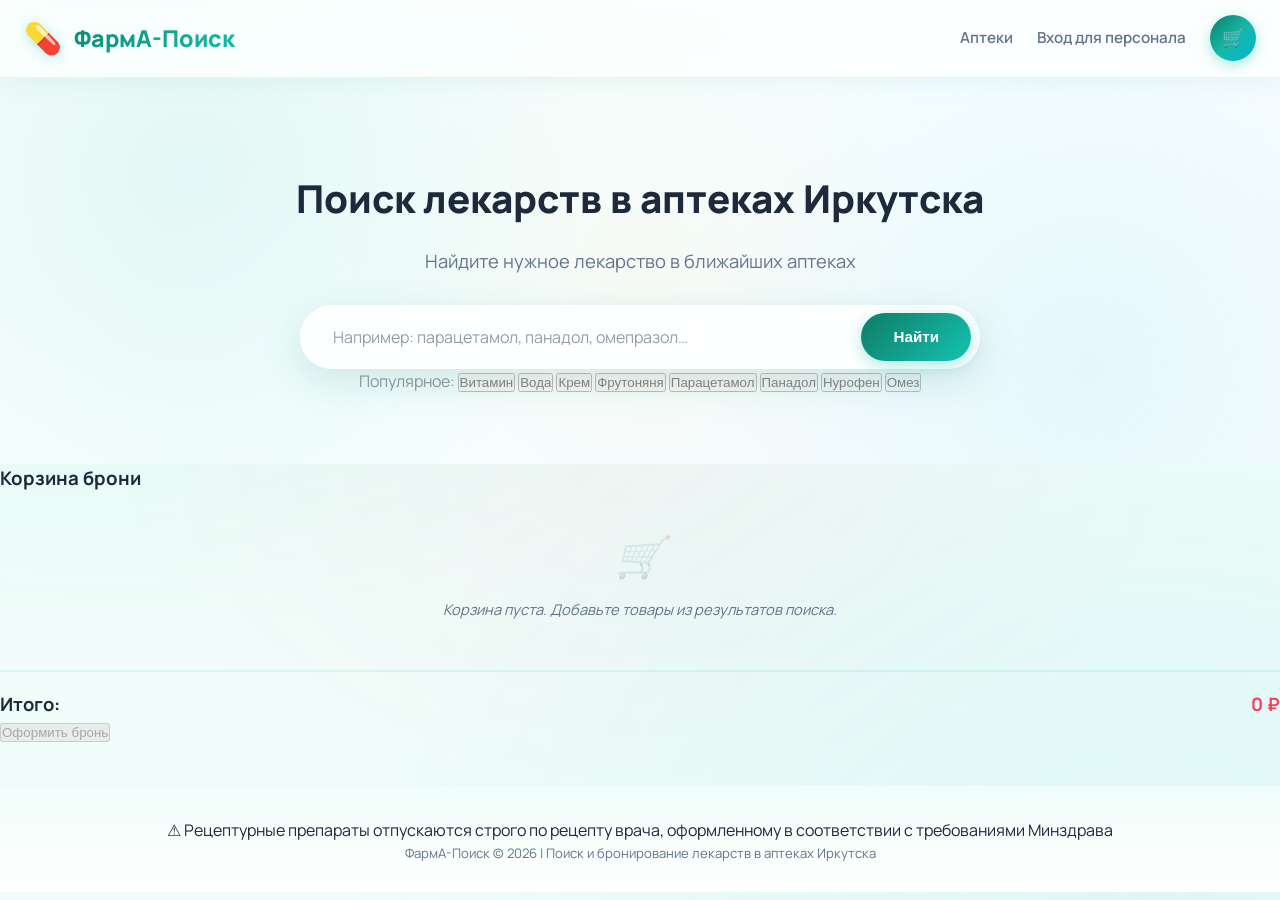
<file: index.html>
<!DOCTYPE html>
<html lang="ru">
<head>
    <meta charset="UTF-8">
    <meta name="viewport" content="width=device-width, initial-scale=1.0, viewport-fit=cover">
    <title>ФармА-Поиск — Поиск лекарств в аптеках Иркутска</title>
    <link rel="stylesheet" href="/style.css">
    <link rel="preconnect" href="https://fonts.googleapis.com">
    <link rel="preconnect" href="https://fonts.gstatic.com" crossorigin>
    <link href="https://fonts.googleapis.com/css2?family=Manrope:wght@400;500;600;700;800&family=PT+Sans:wght@400;700&family=JetBrains+Mono:wght@400;500&display=swap" rel="stylesheet">
</head>
<body>

<!-- HEADER -->
<header class="site-header">
    <div class="header-inner">
        <a href="/" class="logo-link">
            <span class="logo-icon">💊</span>
            <span>ФармА-Поиск</span>
        </a>
        <nav class="header-nav">
            <a href="/pharmacies" class="nav-link">Аптеки</a>
            <a href="/staff" class="nav-link">Вход для персонала</a>
            <button class="cart-btn" id="cartBtn" aria-label="Корзина">
                🛒
                <span class="cart-badge" id="cartBadge" style="display:none;">0</span>
            </button>
        </nav>
    </div>
</header>

<!-- HERO -->
<section class="hero-section">
    <h1 class="hero-title">Поиск лекарств в аптеках Иркутска</h1>
    <p class="hero-subtitle">Найдите нужное лекарство в ближайших аптеках</p>
    <div class="search-container">
        <input type="text" id="searchInput" class="search-input" placeholder="Например: парацетамол, панадол, омепразол…" autocomplete="off">
        <button id="searchBtn" class="search-btn">Найти</button>
    </div>
    <div class="popular-chips">
        <span class="popular-label">Популярное:</span>
        <button class="chip" data-query="Витамин">Витамин</button>
        <button class="chip" data-query="Вода">Вода</button>
        <button class="chip" data-query="Крем">Крем</button>
        <button class="chip" data-query="Фрутоняня">Фрутоняня</button>
        <button class="chip" data-query="Парацетамол">Парацетамол</button>
        <button class="chip" data-query="Панадол">Панадол</button>
        <button class="chip" data-query="Нурофен">Нурофен</button>
        <button class="chip" data-query="Омез">Омез</button>
    </div>
</section>

<!-- SEARCH HINT -->
<div id="searchHint" class="search-hint" style="display:none;"></div>

<!-- MAIN LAYOUT -->
<div class="main-layout">
    <main class="content-area">
        <div id="noResults" class="no-results" style="display:none;">
            <p>Ничего не найдено. Попробуйте изменить запрос.</p>
        </div>

        <section id="resultsSection" class="results-section" style="display:none;">
            <h2 class="section-title">Результаты поиска</h2>
            <table class="results-table">
                <thead>
                    <tr>
                        <th>Препарат</th>
                        <th>Аптека</th>
                        <th>Адрес</th>
                        <th>Цена</th>
                        <th>Остаток</th>
                        <th>Срок годности</th>
                        <th>Действие</th>
                    </tr>
                </thead>
                <tbody id="resultsBody"></tbody>
            </table>

            <!-- ПАГИНАЦИЯ -->
            <div id="pagination" class="pagination" style="display:none;"></div>
            <div id="paginationInfo" class="pagination-info" style="display:none;"></div>
        </section>

        <div id="errorBlock" class="error-block" style="display:none;">
            <p id="errorMessage"></p>
            <p id="errorDetail" class="error-detail"></p>
        </div>
    </main>

    <!-- CART -->
    <aside class="cart-sidebar" id="cartSidebar">
        <div class="cart-header">
            <h3>Корзина брони</h3>
        </div>
        <div id="cartItems" class="cart-items">
            <p class="cart-empty">Корзина пуста. Добавьте товары из результатов поиска.</p>
        </div>
        <div class="cart-footer">
            <div class="cart-total">
                <span>Итого:</span>
                <span id="cartTotal">0 ₽</span>
            </div>
            <button id="checkoutBtn" class="checkout-btn" disabled>Оформить бронь</button>
        </div>
    </aside>
</div>

<!-- MODAL: Оформление брони -->
<div id="checkoutModal" class="modal-overlay" style="display:none;">
    <div class="modal">
        <h3>Оформление брони</h3>
        <div class="modal-body">
            <label>Ваше имя</label>
            <input type="text" id="clientName" placeholder="Иван Иванов">
            <label>Телефон</label>
            <input type="text" id="clientPhone" placeholder="+7 (XXX) XXX-XX-XX">
        </div>
        <div class="modal-footer">
            <button id="cancelCheckout" class="btn-secondary">Отмена</button>
            <button id="confirmCheckout" class="btn-primary">Подтвердить</button>
        </div>
    </div>
</div>

<!-- MODAL: Успех -->
<div id="successModal" class="modal-overlay" style="display:none;">
    <div class="modal">
        <div class="success-icon">✅</div>
        <h3>Бронь оформлена!</h3>
        <p class="success-text">Аптека перезвонит вам и сообщит, что заказ собран.<br>Бронь действует 24 часа. Возможно продление по согласованию с персоналом аптеки.</p>
        <div class="booking-number">
            <label>Номер брони:</label>
            <span id="bookingNumbers"></span>
        </div>
        <button id="closeSuccess" class="btn-primary">Понятно</button>
    </div>
</div>

<!-- FOOTER -->
<footer class="site-footer">
    <div class="footer-warning">
        ⚠ Рецептурные препараты отпускаются строго по рецепту врача, оформленному в соответствии с требованиями Минздрава
    </div>
    <div class="footer-copy">ФармА-Поиск &copy; 2026 | Поиск и бронирование лекарств в аптеках Иркутска</div>
</footer>

<script>
// ── Глобальное состояние ──
let cart = [];
let currentPage = 1;
let currentLimit = 25;
let currentTotal = 0;
let currentTotalPages = 1;
let currentQuery = '';
let currentResults = [];

// ── Утилиты ──
function escapeHtml(text) {
    const div = document.createElement('div');
    div.textContent = String(text);
    return div.innerHTML;
}

function formatPrice(price) {
    return new Intl.NumberFormat('ru-RU').format(Math.round(price)) + ' ₽';
}

function formatUpdateDate(updated_at) {
    if (!updated_at) return '';
    try {
        const dt = new Date(updated_at.replace(' ', 'T'));
        const dd = String(dt.getDate()).padStart(2, '0');
        const mm = String(dt.getMonth() + 1).padStart(2, '0');
        const yyyy = dt.getFullYear();
        const hh = String(dt.getHours()).padStart(2, '0');
        const min = String(dt.getMinutes()).padStart(2, '0');
        return 'обновлено ' + dd + '.' + mm + '.' + yyyy + ' ' + hh + ':' + min;
    } catch(e) {
        return '';
    }
}

// ── Поиск ──
async function doSearch(page) {
    page = page || 1;
    currentPage = page;
    const q = document.getElementById('searchInput').value.trim();
    currentQuery = q;
    if (!q) return;

    const noResults = document.getElementById('noResults');
    const resultsSection = document.getElementById('resultsSection');
    const errorBlock = document.getElementById('errorBlock');
    const searchHint = document.getElementById('searchHint');
    noResults.style.display = 'none';
    resultsSection.style.display = 'none';
    errorBlock.style.display = 'none';
    searchHint.style.display = 'none';

    try {
        const resp = await fetch(`/api/search?q=${encodeURIComponent(q)}&page=${page}&limit=${currentLimit}`);
        const data = await resp.json();

        if (data.error) {
            errorBlock.style.display = 'block';
            document.getElementById('errorMessage').textContent = '❌ ' + (data.message || 'Ошибка поиска');
            document.getElementById('errorDetail').textContent = data.detail || '';
            return;
        }

        currentResults = data.results || [];
        currentTotal = data.total || 0;
        currentTotalPages = data.total_pages || 1;

        // Подсказка о синониме
        if (data.query_info && data.query_info.synonym_used) {
            const qi = data.query_info;
            searchHint.style.display = 'block';
            searchHint.innerHTML = '💡 Ищем по действующему веществу: <strong>' +
                escapeHtml(qi.expanded) + '</strong> (вы ввели: «' + escapeHtml(qi.original) + '»)';
        }

        if (currentResults.length === 0) {
            noResults.style.display = 'block';
            return;
        }

        resultsSection.style.display = 'block';
        renderResults(currentResults);
        renderPagination();
        renderPaginationInfo(data);
    } catch(e) {
        errorBlock.style.display = 'block';
        document.getElementById('errorMessage').textContent = '❌ Не удалось выполнить запрос к серверу';
        document.getElementById('errorDetail').textContent = e.message || '';
    }
}

function renderResults(results) {
    const tbody = document.getElementById('resultsBody');
    tbody.innerHTML = '';
    for (const item of results) {
        const tr = document.createElement('tr');

        // Препарат
        const tdName = document.createElement('td');
        tdName.className = 'drug-name';
        tdName.textContent = item.name;

        // Аптека + дата обновления
        const tdDep = document.createElement('td');
        const depName = document.createElement('div');
        depName.className = 'dep-name';
        depName.textContent = item.dep_name;
        tdDep.appendChild(depName);
        const updateDate = formatUpdateDate(item.updated_at);
        if (updateDate) {
            const dateSpan = document.createElement('div');
            dateSpan.className = 'update-date';
            dateSpan.textContent = updateDate;
            tdDep.appendChild(dateSpan);
        }

        // Адрес
        const tdAddr = document.createElement('td');
        tdAddr.textContent = item.address || '';

        // Цена
        const tdPrice = document.createElement('td');
        tdPrice.className = 'price-cell';
        tdPrice.textContent = formatPrice(item.price);

        // Остаток
        const tdQty = document.createElement('td');
        tdQty.textContent = item.qty > 0 ? item.qty : 'нет';

        // Срок годности
        const tdExpiry = document.createElement('td');
        tdExpiry.textContent = item.expiry || '';
        if (item.short_expiry) {
            tdExpiry.className = 'short-expiry';
            tdExpiry.setAttribute('data-title', 'Менее 2 месяцев до истечения');
            const badge = document.createElement('span');
            badge.className = 'expiry-warning';
            badge.textContent = ' (!)';
            tdExpiry.appendChild(badge);
        }

        // Действие
        const tdAction = document.createElement('td');
        const addBtn = document.createElement('button');
        addBtn.className = 'add-btn';
        addBtn.textContent = '+ В корзину';
        addBtn.disabled = item.qty <= 0;
        addBtn.addEventListener('click', () => addToCart(item));
        tdAction.appendChild(addBtn);

        tr.appendChild(tdName);
        tr.appendChild(tdDep);
        tr.appendChild(tdAddr);
        tr.appendChild(tdPrice);
        tr.appendChild(tdQty);
        tr.appendChild(tdExpiry);
        tr.appendChild(tdAction);
        tbody.appendChild(tr);
    }
}

// ── Пагинация ──
function renderPagination() {
    const container = document.getElementById('pagination');
    const info = document.getElementById('paginationInfo');
    if (currentTotalPages <= 1) {
        container.style.display = 'none';
        return;
    }

    container.style.display = 'flex';
    container.innerHTML = '';

    // Кнопка "Назад"
    if (currentPage > 1) {
        const prev = document.createElement('button');
        prev.className = 'pagination-btn';
        prev.textContent = '←';
        prev.addEventListener('click', () => doSearch(currentPage - 1));
        container.appendChild(prev);
    }

    // Номера страниц с эллипсисом
    const pages = getPageNumbers(currentPage, currentTotalPages);
    for (const p of pages) {
        if (p === '...') {
            const ellipsis = document.createElement('span');
            ellipsis.className = 'pagination-ellipsis';
            ellipsis.textContent = '…';
            container.appendChild(ellipsis);
        } else {
            const btn = document.createElement('button');
            btn.className = 'pagination-btn' + (p === currentPage ? ' pagination-current' : '');
            btn.textContent = p;
            btn.addEventListener('click', () => doSearch(p));
            container.appendChild(btn);
        }
    }

    // Кнопка "Вперёд"
    if (currentPage < currentTotalPages) {
        const next = document.createElement('button');
        next.className = 'pagination-btn';
        next.textContent = '→';
        next.addEventListener('click', () => doSearch(currentPage + 1));
        container.appendChild(next);
    }
}

function getPageNumbers(current, total) {
    const pages = [];
    const delta = 2;
    if (total <= 7) {
        for (let i = 1; i <= total; i++) pages.push(i);
        return pages;
    }
    pages.push(1);
    const showStartEllipsis = (current - delta > 3);
    if (showStartEllipsis) {
        pages.push('...');
        start = current - delta;
    } else {
        start = 2;
    }
    const end = Math.min(total - 1, current + delta);
    for (let i = start; i <= end; i++) pages.push(i);
    if (current + delta < total - 2) pages.push('...');
    pages.push(total);
    return pages;
}

function renderPaginationInfo(data) {
    const info = document.getElementById('paginationInfo');
    if (currentTotalPages <= 1) {
        info.style.display = 'none';
        return;
    }
    info.style.display = 'block';
    const from = (currentPage - 1) * currentLimit + 1;
    const to = Math.min(currentPage * currentLimit, currentTotal);
    let totalText = currentTotal;
    if (data.total_capped) {
        totalText = currentTotal + '+';
    }
    info.textContent = `Показано ${from}–${to} из ${totalText} результатов`;
}

// ── Корзина ──
function addToCart(item) {
    const existing = cart.find(c => c.name === item.name && c.dep_name === item.dep_name);
    if (existing) {
        if (existing.qty < item.qty) {
            existing.qty += 1;
        } else {
            alert('Достигнут максимум доступного остатка');
            return;
        }
    } else {
        cart.push({...item, qty: 1});
    }
    renderCart();
    const badge = document.getElementById('cartBadge');
    badge.classList.remove('bounce');
    void badge.offsetWidth;
    badge.classList.add('bounce');
}

function removeFromCart(idx) {
    cart.splice(idx, 1);
    renderCart();
}

function changeQty(idx, delta) {
    const item = cart[idx];
    const newQty = item.qty + delta;
    if (newQty <= 0) {
        removeFromCart(idx);
        return;
    }
    // Проверка на остаток
    const origItem = currentResults.find(r => r.name === item.name && r.dep_name === item.dep_name);
    if (origItem && newQty > origItem.qty) {
        alert('Достигнут максимум доступного остатка');
        return;
    }
    item.qty = newQty;
    renderCart();
}

function renderCart() {
    const container = document.getElementById('cartItems');
    const badge = document.getElementById('cartBadge');
    const totalEl = document.getElementById('cartTotal');
    const checkoutBtn = document.getElementById('checkoutBtn');

    if (cart.length === 0) {
        container.innerHTML = '<p class="cart-empty">Корзина пуста. Добавьте товары из результатов поиска.</p>';
        badge.style.display = 'none';
        totalEl.textContent = '0 ₽';
        checkoutBtn.disabled = true;
        return;
    }

    badge.style.display = 'flex';
    badge.textContent = cart.reduce((sum, c) => sum + c.qty, 0);

    container.innerHTML = '';
    let total = 0;
    cart.forEach((item, idx) => {
        total += item.price * item.qty;
        const div = document.createElement('div');
        div.className = 'cart-item';
        div.innerHTML = `
            <div class="cart-item-info">
                <div class="cart-item-name">${escapeHtml(item.name)}</div>
                <div class="cart-item-dep">${escapeHtml(item.dep_name)}</div>
                <div class="cart-item-price">${formatPrice(item.price)} × ${item.qty} = ${formatPrice(item.price * item.qty)}</div>
            </div>
            <div class="cart-item-controls">
                <button class="qty-btn" onclick="changeQty(${idx}, -1)">−</button>
                <span class="qty-val">${item.qty}</span>
                <button class="qty-btn" onclick="changeQty(${idx}, 1)">+</button>
                <button class="remove-btn" onclick="removeFromCart(${idx})">✕</button>
            </div>
        `;
        container.appendChild(div);
    });

    totalEl.textContent = formatPrice(total);
    checkoutBtn.disabled = false;
}

// ── Оформление брони ──
document.getElementById('checkoutBtn').addEventListener('click', () => {
    document.getElementById('checkoutModal').style.display = 'flex';
});

document.getElementById('cancelCheckout').addEventListener('click', () => {
    document.getElementById('checkoutModal').style.display = 'none';
});

document.getElementById('confirmCheckout').addEventListener('click', async () => {
    const name = document.getElementById('clientName').value.trim();
    const phone = document.getElementById('clientPhone').value.trim();
    if (!name || !phone) {
        alert('Заполните имя и телефон');
        return;
    }

    const resp = await fetch('/api/book', {
        method: 'POST',
        headers: {'Content-Type': 'application/json'},
        body: JSON.stringify({items: cart, client_name: name, client_phone: phone})
    });
    const data = await resp.json();

    if (data.ok) {
        document.getElementById('checkoutModal').style.display = 'none';
        const nums = data.bookings.map(b => b.booking_id).join(', ');
        document.getElementById('bookingNumbers').textContent = nums;
        document.getElementById('successModal').style.display = 'flex';
        cart = [];
        renderCart();
    } else {
        alert('Ошибка: ' + (data.error || 'не удалось создать бронь'));
    }
});

document.getElementById('closeSuccess').addEventListener('click', () => {
    document.getElementById('successModal').style.display = 'none';
});

// ── Обработчики ──
document.getElementById('searchBtn').addEventListener('click', () => doSearch(1));
document.getElementById('searchInput').addEventListener('keydown', (e) => {
    if (e.key === 'Enter') doSearch(1);
});

document.querySelectorAll('.chip').forEach(chip => {
    chip.addEventListener('click', () => {
        document.getElementById('searchInput').value = chip.dataset.query;
        doSearch(1);
    });
});

document.getElementById('cartBtn').addEventListener('click', () => {
    document.getElementById('cartSidebar').scrollIntoView({behavior: 'smooth'});
});
</script>

</body>
</html>
</file>
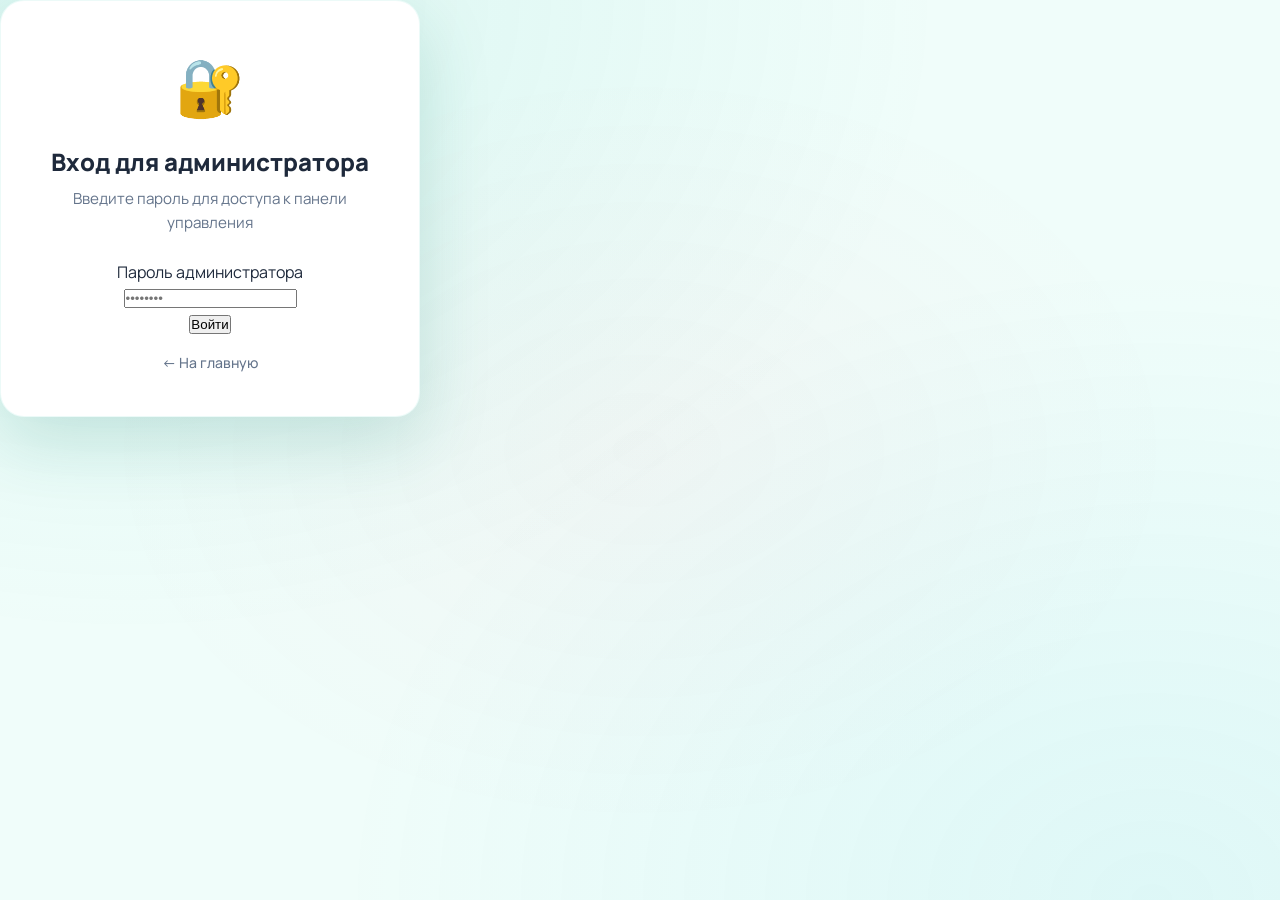
<file: admin.html>
<!DOCTYPE html>
<html lang="ru">
<head>
    <meta charset="UTF-8">
    <meta name="viewport" content="width=device-width, initial-scale=1.0, viewport-fit=cover">
    <title>Админка — ФармА-Поиск</title>
    <link rel="stylesheet" href="/style.css">
    <link rel="icon" href="data:image/svg+xml,<svg xmlns='http://www.w3.org/2000/svg' viewBox='0 0 100 100'><text y='.9em' font-size='90'>💊</text></svg>">
</head>
<body>

<!-- ════════════════════════════════════════════════════════════════
     ЭКРАН ВХОДА
     ════════════════════════════════════════════════════════════════ -->
<div id="login-screen" class="login-screen">
    <div class="login-card">
        <div class="login-icon">🔐</div>
        <h1 class="login-title">Вход для администратора</h1>
        <p class="login-subtitle">Введите пароль для доступа к панели управления</p>

        <form id="login-form" class="login-form">
            <div class="login-field">
                <label for="admin-password">Пароль администратора</label>
                <input type="password" id="admin-password" placeholder="••••••••" autocomplete="off" required>
            </div>
            <button type="submit" class="login-btn">Войти</button>
            <div id="login-error" class="login-error" style="display:none;">Неверный пароль</div>
        </form>

        <a href="/" class="login-back">← На главную</a>
    </div>
</div>

<!-- ════════════════════════════════════════════════════════════════
     ОСНОВНОЙ ИНТЕРФЕЙС (скрыт до входа)
     ════════════════════════════════════════════════════════════════ -->
<div id="admin-panel" style="display:none;">

<!-- HEADER SECTION -->
<header class="site-header">
    <div class="header-inner">
        <a href="/" class="logo-link">
            <span class="logo-icon">💊</span>
            <span class="logo-text">ФармА-Поиск</span>
        </a>
        <nav class="header-nav">
            <a href="/" class="nav-link">Главная</a>
            <a href="/pharmacies" class="nav-link">Аптеки</a>
            <a href="/staff" class="nav-link">Персонал</a>
            <span class="nav-link active">Админка</span>
            <button id="logout-btn" class="cart-btn" title="Выйти" style="font-size:1.1rem;">🚪</button>
        </nav>
    </div>
</header>
<!-- END HEADER SECTION -->

<!-- MAIN SECTION -->
<main class="admin-main">

    <!-- СТАТИСТИКА -->
    <section class="stats-grid" id="stats-grid">
        <div class="stat-card">
            <div class="stat-icon">💊</div>
            <div class="stat-value" id="stat-items">0</div>
            <div class="stat-label">Товаров в базе</div>
        </div>
        <div class="stat-card">
            <div class="stat-icon">🏥</div>
            <div class="stat-value" id="stat-pharmacies">0</div>
            <div class="stat-label">Аптек</div>
        </div>
        <div class="stat-card">
            <div class="stat-icon">📋</div>
            <div class="stat-value" id="stat-active">0</div>
            <div class="stat-label">Активных броней</div>
        </div>
        <div class="stat-card">
            <div class="stat-icon">📦</div>
            <div class="stat-value" id="stat-total">0</div>
            <div class="stat-label">Всего броней</div>
        </div>
    </section>

    <!-- ОЧИСТКА БД -->
    <section class="admin-section" id="cleanup-section">
        <h3>🧹 Очистка базы данных</h3>
        <p class="section-hint">Удаление выполненных/отменённых/просроченных броней и устаревших остатков</p>
        <div class="cleanup-form">
            <div class="cleanup-field">
                <label for="cleanup-bookings-days">Брони старше (дней):</label>
                <input type="number" id="cleanup-bookings-days" value="30" min="1" max="365">
            </div>
            <div class="cleanup-field">
                <label for="cleanup-stock-days">Остатки старше (дней):</label>
                <input type="number" id="cleanup-stock-days" value="14" min="1" max="365">
            </div>
            <div class="cleanup-buttons">
                <button id="cleanup-preview-btn" class="btn btn-secondary">Просмотр</button>
                <button id="cleanup-execute-btn" class="btn btn-danger">Очистить</button>
            </div>
        </div>
        <div id="cleanup-result" class="cleanup-result" style="display:none;"></div>
    </section>

    <!-- ЗАГРУЗКА EXCEL -->
    <section class="admin-section" id="upload-section">
        <h3>📥 Загрузка остатков (Excel)</h3>
        <div id="drop-zone" class="drop-zone">
            <div class="drop-zone-icon">📄</div>
            <div class="drop-zone-text">Перетащите .xlsx файл сюда или нажмите для выбора</div>
            <input type="file" id="file-input" accept=".xlsx" style="display:none;">
        </div>
        <div id="upload-status" class="upload-status" style="display:none;"></div>
        <h4 class="subsection-title">История загрузок</h4>
        <div id="upload-history" class="upload-history"></div>
    </section>

    <!-- API NiRON -->
    <section class="admin-section" id="niron-section">
        <h3>🔗 Получение данных из API «Нейрон Фарм»</h3>
        <button id="fetch-niron-btn" class="btn btn-primary">Получить данные вручную</button>
        <div class="niron-status" id="niron-status">
            <div class="niron-status-row"><span class="niron-label">Последний запрос:</span><span id="niron-time">—</span></div>
            <div class="niron-status-row"><span class="niron-label">Статус:</span><span id="niron-success">—</span></div>
            <div class="niron-status-row"><span class="niron-label">Получено записей:</span><span id="niron-count">—</span></div>
            <div class="niron-status-row"><span class="niron-label">Код ошибки:</span><span id="niron-code">—</span></div>
            <div class="niron-status-row"><span class="niron-label">Описание:</span><span id="niron-msg">—</span></div>
            <div class="niron-status-row"><span class="niron-label">Всего запросов:</span><span id="niron-total">0</span></div>
            <div class="niron-status-row"><span class="niron-label">Успешных:</span><span id="niron-ok">0</span></div>
        </div>
    </section>

    <!-- КОНФИГ NiRON -->
    <section class="admin-section niron-config-section" id="niron-config-section">
        <h3>⚙ Настройки API «Нейрон Фарм»</h3>
        <p class="section-hint">Введите Client ID и Client Secret для подключения к API.</p>
        <div class="niron-config-form">
            <div>
                <label for="niron-client-id">Client ID:</label>
                <input type="text" id="niron-client-id" placeholder="client_id">
            </div>
            <div>
                <label for="niron-client-secret">Client Secret:</label>
                <input type="password" id="niron-client-secret" placeholder="client_secret">
            </div>
            <div class="niron-config-status" id="niron-config-status">
                <span class="dot"></span>
                <span id="niron-config-text">Не настроено</span>
            </div>
            <button id="save-niron-config-btn" class="btn btn-primary">Сохранить</button>
        </div>
    </section>

    <!-- УПРАВЛЕНИЕ АПТЕКАМИ -->
    <section class="admin-section pharmacy-admin-section" id="pharmacy-section">
        <h3>🏥 Управление аптеками</h3>
        <div id="pharmacy-form" class="pharmacy-form" style="display:none;">
            <div class="pharmacy-form-row">
                <input type="number" id="pharm-code" placeholder="Код" class="small">
                <input type="text" id="pharm-name" placeholder="Название">
                <input type="text" id="pharm-firm" placeholder="Юр. лицо">
            </div>
            <div class="pharmacy-form-row">
                <input type="text" id="pharm-address" placeholder="Адрес" class="wide">
            </div>
            <div class="pharmacy-form-row">
                <input type="text" id="pharm-phone" placeholder="Телефон">
                <input type="text" id="pharm-hours" placeholder="Часы работы">
            </div>
            <div class="pharmacy-form-actions">
                <button id="pharm-save-btn" class="btn btn-primary">Добавить</button>
                <button id="pharm-cancel-btn" class="btn btn-secondary">Отмена</button>
            </div>
        </div>
        <button id="pharm-add-btn" class="pharmacy-add-btn">+ Добавить аптеку</button>
        <table class="pharmacy-table" id="pharmacy-table">
            <thead>
                <tr>
                    <th>Код</th>
                    <th>Название</th>
                    <th>Юр. лицо</th>
                    <th>Адрес</th>
                    <th>Телефон</th>
                    <th>Часы</th>
                    <th>Действия</th>
                </tr>
            </thead>
            <tbody id="pharmacy-tbody"></tbody>
        </table>
    </section>

    <!-- БРОНИ -->
    <section class="admin-section" id="bookings-section">
        <h3>📋 Брони</h3>
        <div class="bookings-filters">
            <select id="filter-dep">
                <option value="all">Все аптеки</option>
            </select>
            <select id="filter-status">
                <option value="all">Все статусы</option>
                <option value="active">Активные</option>
                <option value="done">Выполненные</option>
                <option value="cancelled">Отменённые</option>
                <option value="expired">Просроченные</option>
                <option value="pending">Ожидают</option>
            </select>
            <input type="text" id="bookings-search" placeholder="Поиск по № брони, имени...">
        </div>
        <table class="bookings-table" id="bookings-table">
            <thead>
                <tr>
                    <th>№ брони</th>
                    <th>Препараты</th>
                    <th>Сумма</th>
                    <th>Клиент</th>
                    <th>Телефон</th>
                    <th>Аптека</th>
                    <th>Статус</th>
                    <th>Дата</th>
                </tr>
            </thead>
            <tbody id="bookings-tbody"></tbody>
        </table>
    </section>

</main>
<!-- END MAIN SECTION -->

<!-- FOOTER SECTION -->
<footer class="site-footer">
    <div class="footer-warn">⚠ Рецептурные препараты отпускаются строго по рецепту врача</div>
    <div class="footer-copy">ФармА-Поиск © 2026 | Поиск и бронирование лекарств в аптеках Иркутска</div>
</footer>
<!-- END FOOTER SECTION -->

</div> <!-- /admin-panel -->

<!-- TOAST -->
<div id="toast" class="toast" style="display:none;"></div>

<script>
// ════════════════════════════════════════════════════════════════
// АВТОРИЗАЦИЯ
// ════════════════════════════════════════════════════════════════
const ADMIN_ROLE = 'admin';
let isLoggedIn = false;

// Проверка сохранённой сессии
(function checkSession() {
    const session = sessionStorage.getItem('admin_session');
    if (session === 'active') {
        showAdminPanel();
    }
})();

document.getElementById('login-form').addEventListener('submit', async (e) => {
    e.preventDefault();
    const pwd = document.getElementById('admin-password').value;
    const errEl = document.getElementById('login-error');

    try {
        const resp = await fetch('/api/login', {
            method: 'POST',
            headers: { 'Content-Type': 'application/json' },
            body: JSON.stringify({ password: pwd, role: ADMIN_ROLE })
        });
        const data = await resp.json();

        if (data.ok) {
            sessionStorage.setItem('admin_session', 'active');
            errEl.style.display = 'none';
            showAdminPanel();
        } else {
            errEl.style.display = 'block';
            document.getElementById('admin-password').value = '';
        }
    } catch (err) {
        errEl.textContent = 'Ошибка соединения с сервером';
        errEl.style.display = 'block';
    }
});

function showAdminPanel() {
    isLoggedIn = true;
    document.getElementById('login-screen').style.display = 'none';
    document.getElementById('admin-panel').style.display = 'block';
    loadAllData();
}

function logout() {
    sessionStorage.removeItem('admin_session');
    isLoggedIn = false;
    document.getElementById('admin-panel').style.display = 'none';
    document.getElementById('login-screen').style.display = 'flex';
    document.getElementById('admin-password').value = '';
}

document.getElementById('logout-btn').addEventListener('click', logout);

// ════════════════════════════════════════════════════════════════
// ЗАГРУЗКА ДАННЫХ
// ════════════════════════════════════════════════════════════════
async function loadAllData() {
    loadStats();
    loadBookings();
    loadPharmacies();
    loadUploadHistory();
    loadNironStatus();
    loadNironConfig();
}

async function loadStats() {
    try {
        const resp = await fetch('/api/stats');
        const d = await resp.json();
        document.getElementById('stat-items').textContent = d.total_items || 0;
        document.getElementById('stat-pharmacies').textContent = d.total_pharmacies || 0;
        document.getElementById('stat-active').textContent = d.active_bookings || 0;
        document.getElementById('stat-total').textContent = d.total_bookings || 0;
    } catch (e) { console.error('Stats error:', e); }
}

async function loadBookings() {
    try {
        const resp = await fetch('/api/bookings');
        const data = await resp.json();
        const tbody = document.getElementById('bookings-tbody');
        tbody.innerHTML = '';
        // Заполняем фильтр аптек
        const depSet = new Set();
        data.forEach(b => { if (b.dep_name) depSet.add(b.dep_name); });
        const depSelect = document.getElementById('filter-dep');
        depSelect.innerHTML = '<option value="all">Все аптеки</option>';
        depSet.forEach(d => {
            const opt = document.createElement('option');
            opt.value = d; opt.textContent = d;
            depSelect.appendChild(opt);
        });

        renderBookings(data);
    } catch (e) { console.error('Bookings error:', e); }
}

function renderBookings(data) {
    const tbody = document.getElementById('bookings-tbody');
    tbody.innerHTML = '';

    const dep = document.getElementById('filter-dep').value;
    const status = document.getElementById('filter-status').value;
    const q = document.getElementById('bookings-search').value.toLowerCase();

    let filtered = data;
    if (dep !== 'all') filtered = filtered.filter(b => b.dep_name === dep);
    if (status !== 'all') filtered = filtered.filter(b => b.status === status);
    if (q) filtered = filtered.filter(b =>
        (b.id || '').toLowerCase().includes(q) ||
        (b.client_name || '').toLowerCase().includes(q)
    );

    filtered.forEach(b => {
        const tr = document.createElement('tr');
        const items = b.items || [];
        const itemsHtml = items.map(i => `${i.name} ×${i.qty}`).join('<br>');
        const statusColors = {
            active: 'status-active', done: 'status-done',
            cancelled: 'status-cancelled', expired: 'status-expired',
            pending: 'status-pending'
        };
        const statusClass = statusColors[b.status] || '';
        const options = ['active','pending','done','cancelled','expired']
            .map(s => `<option value="${s}" ${s === b.status ? 'selected' : ''}>${s}</option>`)
            .join('');
        tr.innerHTML = `
            <td>${b.id || ''}</td>
            <td>${itemsHtml}</td>
            <td>${(b.total_price || 0).toFixed(2)} ₽</td>
            <td>${b.client_name || ''}</td>
            <td>${b.client_phone || ''}</td>
            <td>${b.dep_name || ''}</td>
            <td><select class="status-select ${statusClass}" data-id="${b.id}">${options}</select></td>
            <td>${b.created_at || ''}</td>
        `;
        tbody.appendChild(tr);
    });

    // Смена статуса
    document.querySelectorAll('.status-select').forEach(sel => {
        sel.addEventListener('change', async (e) => {
            const id = e.target.dataset.id;
            const status = e.target.value;
            try {
                await fetch(`/api/bookings/${id}/status`, {
                    method: 'POST',
                    headers: { 'Content-Type': 'application/json' },
                    body: JSON.stringify({ status })
                });
                showToast('Статус обновлён');
            } catch (err) { showToast('Ошибка обновления статуса', 'error'); }
        });
    });
}

// Фильтры
document.getElementById('filter-dep').addEventListener('change', () => {
    // Перезагружаем и фильтруем
    fetch('/api/bookings').then(r => r.json()).then(d => renderBookings(d));
});
document.getElementById('filter-status').addEventListener('change', () => {
    fetch('/api/bookings').then(r => r.json()).then(d => renderBookings(d));
});
document.getElementById('bookings-search').addEventListener('input', () => {
    fetch('/api/bookings').then(r => r.json()).then(d => renderBookings(d));
});

// ════════════════════════════════════════════════════════════════
// УПРАВЛЕНИЕ АПТЕКАМИ
// ════════════════════════════════════════════════════════════════
async function loadPharmacies() {
    try {
        const resp = await fetch('/api/pharmacies');
        const data = await resp.json();
        const tbody = document.getElementById('pharmacy-tbody');
        tbody.innerHTML = '';
        data.forEach(p => {
            const tr = document.createElement('tr');
            tr.innerHTML = `
                <td>${p.code}</td>
                <td>${p.name}</td>
                <td>${p.firm || ''}</td>
                <td>${p.address || ''}</td>
                <td>${p.phone || ''}</td>
                <td>${p.hours || ''}</td>
                <td>
                    <button class="btn-sm btn-edit" data-code="${p.code}">✏</button>
                    <button class="btn-sm btn-del" data-code="${p.code}">🗑</button>
                </td>
            `;
            tbody.appendChild(tr);
        });

        // Удаление
        document.querySelectorAll('.btn-del').forEach(btn => {
            btn.addEventListener('click', async () => {
                if (!confirm('Удалить аптеку?')) return;
                const code = btn.dataset.code;
                await fetch(`/api/pharmacies/${code}`, { method: 'DELETE' });
                loadPharmacies();
                loadStats();
                showToast('Аптека удалена');
            });
        });

        // Редактирование
        document.querySelectorAll('.btn-edit').forEach(btn => {
            btn.addEventListener('click', async () => {
                const code = btn.dataset.code;
                const row = btn.closest('tr');
                document.getElementById('pharm-code').value = row.cells[0].textContent;
                document.getElementById('pharm-name').value = row.cells[1].textContent;
                document.getElementById('pharm-firm').value = row.cells[2].textContent;
                document.getElementById('pharm-address').value = row.cells[3].textContent;
                document.getElementById('pharm-phone').value = row.cells[4].textContent;
                document.getElementById('pharm-hours').value = row.cells[5].textContent;
                document.getElementById('pharm-code').disabled = true;
                document.getElementById('pharm-save-btn').textContent = 'Сохранить';
                document.getElementById('pharm-save-btn').dataset.mode = 'edit';
                document.getElementById('pharmacy-form').style.display = 'block';
            });
        });
    } catch (e) { console.error('Pharmacies error:', e); }
}

document.getElementById('pharm-add-btn').addEventListener('click', () => {
    document.getElementById('pharmacy-form').style.display = 'block';
    document.getElementById('pharm-code').disabled = false;
    document.getElementById('pharm-save-btn').textContent = 'Добавить';
    document.getElementById('pharm-save-btn').dataset.mode = 'add';
    ['pharm-code','pharm-name','pharm-firm','pharm-address','pharm-phone','pharm-hours']
        .forEach(id => document.getElementById(id).value = '');
});

document.getElementById('pharm-cancel-btn').addEventListener('click', () => {
    document.getElementById('pharmacy-form').style.display = 'none';
});

document.getElementById('pharm-save-btn').addEventListener('click', async () => {
    const code = document.getElementById('pharm-code').value;
    const name = document.getElementById('pharm-name').value;
    const firm = document.getElementById('pharm-firm').value;
    const address = document.getElementById('pharm-address').value;
    const phone = document.getElementById('pharm-phone').value;
    const hours = document.getElementById('pharm-hours').value;
    if (!code || !name) { showToast('Код и название обязательны', 'error'); return; }

    const mode = document.getElementById('pharm-save-btn').dataset.mode;
    const body = JSON.stringify({ code: parseInt(code), name, firm, address, phone, hours });
    try {
        if (mode === 'edit') {
            await fetch(`/api/pharmacies/${parseInt(code)}`, {
                method: 'PUT', headers: { 'Content-Type': 'application/json' }, body
            });
            showToast('Аптека обновлена');
        } else {
            await fetch('/api/pharmacies', {
                method: 'POST', headers: { 'Content-Type': 'application/json' }, body
            });
            showToast('Аптека добавлена');
        }
        document.getElementById('pharmacy-form').style.display = 'none';
        loadPharmacies();
        loadStats();
    } catch (e) { showToast('Ошибка сохранения', 'error'); }
});

// ════════════════════════════════════════════════════════════════
// ЗАГРУЗКА EXCEL
// ════════════════════════════════════════════════════════════════
const dropZone = document.getElementById('drop-zone');
const fileInput = document.getElementById('file-input');

dropZone.addEventListener('click', () => fileInput.click());
dropZone.addEventListener('dragover', (e) => { e.preventDefault(); dropZone.classList.add('drag-over'); });
dropZone.addEventListener('dragleave', () => dropZone.classList.remove('drag-over'));
dropZone.addEventListener('drop', (e) => {
    e.preventDefault();
    dropZone.classList.remove('drag-over');
    if (e.dataTransfer.files.length) uploadFile(e.dataTransfer.files[0]);
});
fileInput.addEventListener('change', () => { if (fileInput.files.length) uploadFile(fileInput.files[0]); });

async function uploadFile(file) {
    const status = document.getElementById('upload-status');
    status.style.display = 'block';
    status.textContent = 'Загрузка...';
    const formData = new FormData();
    formData.append('file', file);
    try {
        const resp = await fetch('/api/upload', { method: 'POST', body: formData });
        const d = await resp.json();
        if (d.ok) {
            status.innerHTML = `✅ Загружено: ${d.loaded}, обновлено: ${d.updated || 0}`;
            loadUploadHistory();
            loadStats();
            showToast('Остатки загружены');
        } else {
            status.innerHTML = `❌ Ошибка: ${d.error}`;
        }
    } catch (e) {
        status.innerHTML = '❌ Ошибка загрузки файла';
    }
}

async function loadUploadHistory() {
    try {
        const resp = await fetch('/api/upload-history');
        const data = await resp.json();
        const el = document.getElementById('upload-history');
        el.innerHTML = '';
        if (!data.length) { el.innerHTML = '<p class="muted">История пуста</p>'; return; }
        data.forEach(h => {
            const div = document.createElement('div');
            div.className = 'history-item';
            div.innerHTML = `<span>${h.created_at}</span> — ${h.file_name} (${h.records_loaded} загр.)`;
            el.appendChild(div);
        });
    } catch (e) { console.error('History error:', e); }
}

// ════════════════════════════════════════════════════════════════
// API NiRON
// ════════════════════════════════════════════════════════════════
document.getElementById('fetch-niron-btn').addEventListener('click', async () => {
    const btn = document.getElementById('fetch-niron-btn');
    btn.disabled = true;
    btn.textContent = 'Получение...';
    try {
        const resp = await fetch('/api/fetch-niron', { method: 'POST' });
        const d = await resp.json();
        if (d.ok) {
            showToast(`Получено ${d.count || d.records || 0} записей`);
            loadStats();
        } else {
            showToast(`Ошибка: ${d.error}`, 'error');
        }
    } catch (e) {
        showToast('Ошибка запроса к API', 'error');
    }
    btn.disabled = false;
    btn.textContent = 'Получить данные вручную';
    loadNironStatus();
});

async function loadNironStatus() {
    try {
        const resp = await fetch('/api/fetch-niron/status');
        const d = await resp.json();
        document.getElementById('niron-time').textContent = d.last_time || '—';
        document.getElementById('niron-success').textContent = d.success ? '✅ Успешно' : (d.success === false ? '❌ Ошибка' : '—');
        document.getElementById('niron-count').textContent = d.records_count || '—';
        document.getElementById('niron-code').textContent = d.error_code || '—';
        document.getElementById('niron-msg').textContent = d.error_msg || '—';
        document.getElementById('niron-total').textContent = d.total || 0;
        document.getElementById('niron-ok').textContent = d.success_count || 0;
    } catch (e) { console.error('NiRON status error:', e); }
}

// ════════════════════════════════════════════════════════════════
// КОНФИГ NiRON
// ════════════════════════════════════════════════════════════════
async function loadNironConfig() {
    try {
        const resp = await fetch('/api/niron-config');
        const d = await resp.json();
        document.getElementById('niron-client-id').value = d.client_id || '';
        const statusEl = document.getElementById('niron-config-status');
        const textEl = document.getElementById('niron-config-text');
        if (d.has_secret) {
            statusEl.className = 'niron-config-status configured';
            textEl.textContent = 'Настроено';
        } else {
            statusEl.className = 'niron-config-status not-configured';
            textEl.textContent = 'Не настроено';
        }
    } catch (e) { console.error('NiRON config error:', e); }
}

document.getElementById('save-niron-config-btn').addEventListener('click', async () => {
    const cid = document.getElementById('niron-client-id').value.trim();
    const secret = document.getElementById('niron-client-secret').value.trim();
    if (!cid || !secret) { showToast('Заполните оба поля', 'error'); return; }
    try {
        await fetch('/api/niron-config', {
            method: 'POST',
            headers: { 'Content-Type': 'application/json' },
            body: JSON.stringify({ client_id: cid, client_secret: secret })
        });
        showToast('Настройки сохранены');
        document.getElementById('niron-client-secret').value = '';
        loadNironConfig();
    } catch (e) { showToast('Ошибка сохранения', 'error'); }
});

// ════════════════════════════════════════════════════════════════
// ОЧИСТКА БД
// ════════════════════════════════════════════════════════════════
document.getElementById('cleanup-preview-btn').addEventListener('click', () => doCleanup(true));
document.getElementById('cleanup-execute-btn').addEventListener('click', () => doCleanup(false));

async function doCleanup(preview) {
    const bookingsDays = document.getElementById('cleanup-bookings-days').value;
    const stockDays = document.getElementById('cleanup-stock-days').value;
    const result = document.getElementById('cleanup-result');
    result.style.display = 'block';
    result.textContent = preview ? 'Проверка...' : 'Очистка...';

    // Используем эндпоинт очистки (если есть) или скрипт
    try {
        const resp = await fetch('/api/cleanup', {
            method: 'POST',
            headers: { 'Content-Type': 'application/json' },
            body: JSON.stringify({
                bookings_days: parseInt(bookingsDays),
                stock_days: parseInt(stockDays),
                preview: preview
            })
        });
        const d = await resp.json();
        if (preview) {
            result.innerHTML = `Найдено для удаления: броней — ${d.bookings_to_delete || 0}, остатков — ${d.stock_to_delete || 0}`;
        } else {
            result.innerHTML = `✅ Удалено: броней — ${d.bookings_deleted || 0}, остатков — ${d.stock_deleted || 0}`;
            loadStats();
            loadBookings();
        }
    } catch (e) {
        // Если /api/cleanup нет — подсказка
        result.innerHTML = 'Эндпоинт /api/cleanup не найден. Добавьте его в main.py или запустите <code>python cleanup_db.py</code> из консоли.';
    }
}

// ════════════════════════════════════════════════════════════════
// TOAST
// ════════════════════════════════════════════════════════════════
function showToast(msg, type) {
    const t = document.getElementById('toast');
    t.textContent = msg;
    t.className = 'toast' + (type === 'error' ? ' toast-error' : '');
    t.style.display = 'block';
    setTimeout(() => { t.style.display = 'none'; }, 3000);
}
</script>

</body>
</html>
</file>
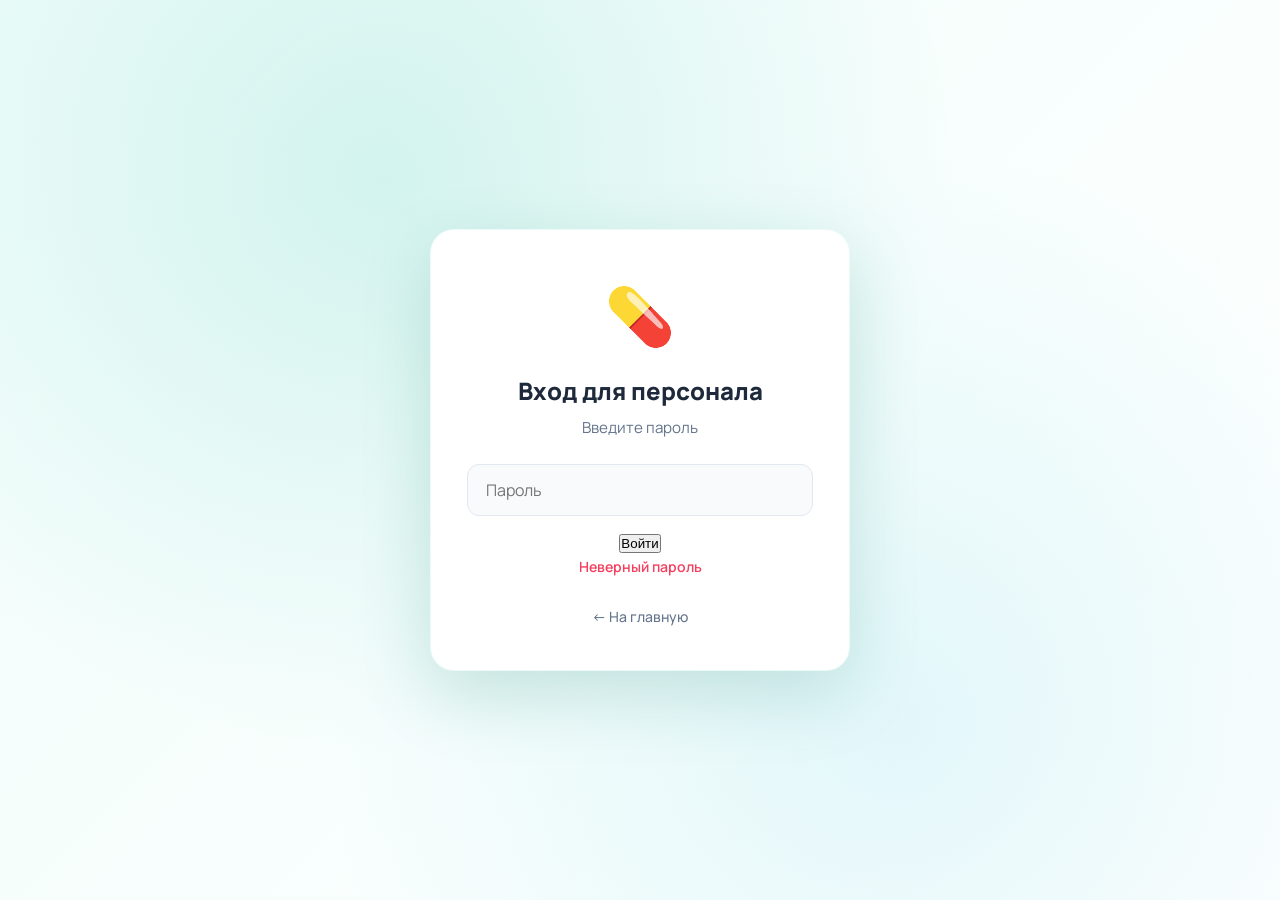
<file: staff.html>
<!DOCTYPE html>
<html lang="ru">
<head>
    <meta charset="UTF-8">
    <meta name="viewport" content="width=device-width, initial-scale=1.0, viewport-fit=cover">
    <title>Вход для персонала — ФармА-Поиск</title>
    <link rel="preconnect" href="https://fonts.googleapis.com">
    <link href="https://fonts.googleapis.com/css2?family=Manrope:wght@400;500;600;700;800&family=PT+Sans:wght@400;700&family=JetBrains+Mono:wght@400;500&display=swap" rel="stylesheet">
    <link rel="stylesheet" href="/style.css">
</head>
<body>

<!-- ===== ЭКРАН ВХОДА ===== -->
<div id="loginScreen" class="login-container">
    <div class="login-card">
        <div class="login-icon">&#128138;</div>
        <h1 class="login-title">Вход для персонала</h1>
        <p class="login-subtitle">Введите пароль</p>
        <input type="password" id="loginPassword" class="login-input" placeholder="Пароль" onkeypress="if(event.key==='Enter')doLogin()">
        <button class="login-btn" onclick="doLogin()">Войти</button>
        <div id="loginError" class="login-error">Неверный пароль</div>
        <a href="/" class="login-back">&larr; На главную</a>
    </div>
</div>

<!-- ===== ПАНЕЛЬ ПЕРСОНАЛА ===== -->
<div id="staffPanel" class="staff-container" style="display:none">

<!-- ШАПКА -->
<header class="site-header">
    <div class="header-inner">
        <a href="/" class="logo-link"><span class="logo-icon">&#128138;</span>ФармА-Поиск</a>
        <nav class="header-nav">
            <a href="/pharmacies" class="nav-link">Аптеки</a>
            <a href="/" class="nav-link">Главная</a>
            <button class="cart-btn" onclick="doLogout()" title="Выйти">&#128682;</button>
        </nav>
    </div>
</header>

<div class="staff-content">

<!-- ===== БРОНИ ===== -->
<div class="staff-section">
    <h2 class="staff-section-title">Брони</h2>
    <div class="staff-filters">
        <input type="text" id="bookingSearch" placeholder="Поиск по номеру, имени..." oninput="loadBookings()">
        <select id="filterPharmacy" onchange="loadBookings()"><option value="all">Все аптеки</option></select>
        <select id="filterStatus" onchange="loadBookings()">
            <option value="all">Все статусы</option>
            <option value="active">Активные</option>
            <option value="ready">Готовы</option>
            <option value="done">Завершены</option>
            <option value="cancelled">Отменены</option>
            <option value="expired">Просрочены</option>
        </select>
    </div>
    <div class="bookings-table-wrap">
        <table class="bookings-table">
            <thead><tr>
                <th>&numero; брони</th><th>Препараты</th><th>Сумма</th><th>Клиент</th><th>Телефон</th><th>Аптека</th><th>Статус</th><th>Дата</th>
            </tr></thead>
            <tbody id="bookingsBody"></tbody>
        </table>
    </div>
</div>

</div>
</div>

<!-- ===== TOAST ===== -->
<div class="toast-container" id="toastContainer"></div>

<script>
let currentRole = null;

function doLogin() {
    const pwd = document.getElementById('loginPassword').value;
    fetch('/api/login', {
        method: 'POST',
        headers: {'Content-Type': 'application/json'},
        body: JSON.stringify({role: 'staff', password: pwd})
    }).then(r => r.json()).then(data => {
        if (data.ok) {
            currentRole = data.role;
            showPanel();
        } else {
            const err = document.getElementById('loginError');
            err.style.display = 'block';
            setTimeout(() => err.style.display = 'none', 3000);
        }
    }).catch(() => {
        showToast('Ошибка сети при входе', 'error');
    });
}

function doLogout() {
    currentRole = null;
    document.getElementById('staffPanel').style.display = 'none';
    document.getElementById('loginScreen').style.display = 'flex';
    document.getElementById('loginPassword').value = '';
}

function showPanel() {
    document.getElementById('loginScreen').style.display = 'none';
    document.getElementById('staffPanel').style.display = 'block';
    loadBookings();
    loadPharmacyFilter();
}

// ===== БРОНИ =====
function loadBookings() {
    const q = document.getElementById('bookingSearch').value || '';
    const dep = document.getElementById('filterPharmacy').value || 'all';
    const status = document.getElementById('filterStatus').value || 'all';
    const url = '/api/bookings?q=' + encodeURIComponent(q) + '&dep=' + encodeURIComponent(dep) + '&status=' + encodeURIComponent(status);
    fetch(url).then(r => r.json()).then(data => {
        const tbody = document.getElementById('bookingsBody');
        if (!data.length) {
            tbody.innerHTML = '<tr><td colspan="8" style="text-align:center;color:#999;padding:20px">Нет броней</td></tr>';
            return;
        }
        tbody.innerHTML = data.map(b => {
            const itemsHtml = (b.items || []).map(it => it.name + ' &times;' + it.qty).join('<br>');
            const statusOptions = ['active','ready','done','cancelled','expired'].map(s => {
                const sel = s === b.status ? 'selected' : '';
                const labels = {active:'Активна', ready:'Готова', done:'Завершена', cancelled:'Отменена', expired:'Просрочена'};
                return '<option value="' + s + '" ' + sel + '>' + labels[s] + '</option>';
            }).join('');
            return '<tr>' +
                '<td style="font-family:var(--font-mono);font-weight:600;color:#2d6a4f">' + b.id + '</td>' +
                '<td style="font-size:0.82rem">' + itemsHtml + '</td>' +
                '<td style="color:#e63946;font-weight:600">' + (b.total_price || 0) + ' &#8381;</td>' +
                '<td>' + (b.client_name || '') + '</td>' +
                '<td style="font-family:var(--font-mono);font-size:0.82rem">' + (b.client_phone || '') + '</td>' +
                '<td style="font-size:0.82rem">' + (b.dep_name || '') + '</td>' +
                '<td><select class="status-select" onchange="updateBookingStatus(\'' + b.id + '\', this.value)">' + statusOptions + '</select></td>' +
                '<td style="font-family:var(--font-mono);font-size:0.78rem;color:#636e72">' + (b.created_at || '') + '</td>' +
                '</tr>';
        }).join('');
    }).catch(() => {});
}

function updateBookingStatus(bookingId, status) {
    fetch('/api/bookings/' + bookingId + '/status', {
        method: 'POST',
        headers: {'Content-Type': 'application/json'},
        body: JSON.stringify({status: status})
    }).then(r => r.json()).then(d => {
        if (d.ok) {
            showToast('Статус брони обновлен', 'success');
        } else {
            showToast('Ошибка: ' + (d.error || 'Недопустимый статус'), 'error');
            loadBookings();
        }
    }).catch(() => { showToast('Ошибка сети', 'error'); });
}

// ===== ФИЛЬТР АПТЕК =====
function loadPharmacyFilter() {
    fetch('/api/pharmacies').then(r => r.json()).then(data => {
        const sel = document.getElementById('filterPharmacy');
        sel.innerHTML = '<option value="all">Все аптеки</option>' + data.map(p => '<option value="' + p.name + '">' + p.name + '</option>').join('');
    }).catch(() => {});
}

// ===== TOAST =====
function showToast(msg, type) {
    type = type || 'info';
    const container = document.getElementById('toastContainer');
    const toast = document.createElement('div');
    toast.className = 'toast ' + type;
    const icons = {success:'\u2705', error:'\u274C', info:'\u2139\uFE0F'};
    toast.innerHTML = '<span>' + (icons[type] || '') + '</span><span>' + msg + '</span>';
    container.appendChild(toast);
    setTimeout(() => {
        toast.classList.add('fading');
        setTimeout(() => toast.remove(), 300);
    }, 3500);
}
</script>

</body>
</html>
</file>
<file: style.css>
/* ════════════════════════════════════════════════════════════════
   ФармА-Поиск — style.css v10.0
   Единая цветовая гамма • Анимации • Адаптивность
   ════════════════════════════════════════════════════════════════ */

/* ── Шрифты ── */
@import url('https://fonts.googleapis.com/css2?family=Manrope:wght@400;500;600;700;800&family=PT+Sans:wght@400;700&family=JetBrains+Mono:wght@400;500&display=swap');

/* ── Сброс ── */
* { margin: 0; padding: 0; box-sizing: border-box; }

/* ── Переменные ── */
:root {
    --font-main: 'Manrope', 'PT Sans', 'Segoe UI', Roboto, Helvetica, Arial, sans-serif;
    --font-heading: 'Manrope', 'PT Sans', 'Segoe UI', sans-serif;
    --font-mono: 'JetBrains Mono', 'Consolas', monospace;

    /* Основная палитра — изумрудно-бирюзовый градиент */
    --c-primary: #0d7c66;
    --c-primary-dark: #065f54;
    --c-primary-light: #14b8a6;
    --c-primary-glow: rgba(20, 184, 166, 0.4);
    --c-accent: #f43f5e;
    --c-accent-light: #fb7185;
    --c-gold: #f59e0b;
    --c-bg: #f0fdfa;
    --c-bg-alt: #f8fafc;
    --c-text: #1e293b;
    --c-text-light: #64748b;
    --c-border: #e2e8f0;
    --c-white: #ffffff;

    /* Градиенты */
    --grad-primary: linear-gradient(135deg, #0d7c66 0%, #14b8a6 50%, #06b6d4 100%);
    --grad-accent: linear-gradient(135deg, #f43f5e 0%, #fb7185 100%);
    --grad-gold: linear-gradient(135deg, #f59e0b 0%, #fbbf24 100%);
    --grad-hero: linear-gradient(135deg, #f0fdfa 0%, #ecfeff 40%, #f0f9ff 100%);
    --grad-card: linear-gradient(145deg, #ffffff 0%, #f0fdfa 100%);
    --grad-shimmer: linear-gradient(90deg, transparent, rgba(20,184,166,0.08), transparent);

    /* Тени */
    --shadow-sm: 0 2px 8px rgba(13,124,102,0.06);
    --shadow-md: 0 4px 20px rgba(13,124,102,0.10);
    --shadow-lg: 0 12px 40px rgba(13,124,102,0.15);
    --shadow-glow: 0 0 24px rgba(20,184,166,0.25);

    /* Радиусы */
    --r-sm: 8px;
    --r-md: 12px;
    --r-lg: 16px;
    --r-xl: 24px;
    --r-full: 50px;

    /* Переходы */
    --t-fast: 0.15s cubic-bezier(0.4,0,0.2,1);
    --t-md: 0.25s cubic-bezier(0.4,0,0.2,1);
    --t-slow: 0.4s cubic-bezier(0.4,0,0.2,1);
}

html {
    font-size: 16px;
    -webkit-text-size-adjust: 100%;
    -webkit-tap-highlight-color: transparent;
    scroll-behavior: smooth;
}

body {
    font-family: var(--font-main);
    background: var(--c-bg);
    color: var(--c-text);
    overflow-x: hidden;
    line-height: 1.6;
    -webkit-font-smoothing: antialiased;
    -moz-osx-font-smoothing: grayscale;
}

/* Анимированный фон */
body::before {
    content: "";
    position: fixed;
    inset: 0;
    background:
        radial-gradient(ellipse at 10% 0%, rgba(20,184,166,0.10) 0%, transparent 50%),
        radial-gradient(ellipse at 90% 100%, rgba(6,182,212,0.08) 0%, transparent 50%),
        radial-gradient(ellipse at 50% 50%, rgba(244,63,94,0.04) 0%, transparent 60%);
    z-index: -1;
    pointer-events: none;
    animation: bgFloat 20s ease-in-out infinite alternate;
}

@keyframes bgFloat {
    0%   { transform: translate(0, 0) scale(1); }
    50%  { transform: translate(2%, -1%) scale(1.05); }
    100% { transform: translate(-1%, 2%) scale(0.98); }
}

h1, h2, h3, h4 { font-family: var(--font-heading); }

/* ═══ ШАПКА ═══ */
.site-header {
    background: rgba(255,255,255,0.85);
    backdrop-filter: blur(20px) saturate(180%);
    -webkit-backdrop-filter: blur(20px) saturate(180%);
    padding: 14px 0;
    box-shadow: 0 2px 24px rgba(13,124,102,0.08);
    position: sticky;
    top: 0;
    z-index: 100;
    border-bottom: 1px solid rgba(20,184,166,0.10);
}

.header-inner {
    max-width: 1280px;
    margin: 0 auto;
    padding: 0 24px;
    display: flex;
    justify-content: space-between;
    align-items: center;
    gap: 16px;
    flex-wrap: wrap;
}

.logo-link {
    display: flex;
    align-items: center;
    gap: 12px;
    text-decoration: none;
    font-size: 1.45rem;
    font-weight: 800;
    white-space: nowrap;
    background: var(--grad-primary);
    -webkit-background-clip: text;
    -webkit-text-fill-color: transparent;
    background-clip: text;
    animation: shimmerText 6s ease-in-out infinite;
    background-size: 200% auto;
}

@keyframes shimmerText {
    0%, 100% { background-position: 0% center; }
    50% { background-position: 100% center; }
}

.logo-icon {
    font-size: 1.9rem;
    -webkit-text-fill-color: initial;
    filter: drop-shadow(0 2px 6px rgba(20,184,166,0.3));
    animation: logoPulse 3s ease-in-out infinite;
}

@keyframes logoPulse {
    0%, 100% { transform: scale(1) rotate(0deg); }
    50% { transform: scale(1.1) rotate(-3deg); }
}

.header-nav {
    display: flex;
    align-items: center;
    gap: 24px;
    flex-wrap: wrap;
}

.nav-link {
    text-decoration: none;
    color: var(--c-text-light);
    font-size: 0.95rem;
    font-weight: 600;
    transition: color var(--t-fast);
    position: relative;
}

.nav-link::after {
    content: "";
    position: absolute;
    bottom: -4px;
    left: 50%;
    width: 0;
    height: 2px;
    background: var(--grad-primary);
    border-radius: 2px;
    transition: width var(--t-md);
    transform: translateX(-50%);
}

.nav-link:hover {
    color: var(--c-primary);
}

.nav-link:hover::after {
    width: 100%;
}

.cart-btn {
    position: relative;
    background: var(--grad-primary);
    color: #fff;
    border: none;
    width: 46px;
    height: 46px;
    border-radius: 50%;
    cursor: pointer;
    font-size: 1.15rem;
    transition: transform var(--t-md), box-shadow var(--t-md);
    flex-shrink: 0;
    box-shadow: 0 4px 14px rgba(20,184,166,0.35);
}

.cart-btn:hover {
    transform: scale(1.12) rotate(-5deg);
    box-shadow: 0 6px 20px rgba(20,184,166,0.5);
}

.cart-btn:active { transform: scale(0.95); }

.cart-badge {
    position: absolute;
    top: -6px;
    right: -6px;
    background: var(--grad-accent);
    color: #fff;
    border-radius: 50%;
    min-width: 20px;
    height: 20px;
    font-size: 0.7rem;
    display: flex;
    align-items: center;
    justify-content: center;
    font-weight: 700;
    box-shadow: 0 2px 8px rgba(244,63,94,0.4);
}

.cart-badge.bounce { animation: badgeBounce 0.4s cubic-bezier(0.68,-0.55,0.265,1.55); }

@keyframes badgeBounce {
    0%, 100% { transform: scale(1); }
    50% { transform: scale(1.5); }
}

/* ═══ HERO ═══ */
.hero-section {
    position: relative;
    width: 100%;
    padding: 90px 24px 70px;
    text-align: center;
    background: var(--grad-hero);
    overflow: hidden;
}

.hero-section::before {
    content: "";
    position: absolute;
    inset: 0;
    background:
        radial-gradient(circle at 15% 25%, rgba(20,184,166,0.18) 0%, transparent 35%),
        radial-gradient(circle at 85% 75%, rgba(6,182,212,0.15) 0%, transparent 35%),
        radial-gradient(circle at 50% 50%, rgba(245,158,11,0.08) 0%, transparent 45%);
    animation: heroGlow 12s ease-in-out infinite alternate;
}

@keyframes heroGlow {
    0%   { transform: scale(1) rotate(0deg); }
    100% { transform: scale(1.1) rotate(3deg); }
}

.hero-section::after {
    content: "";
    position: absolute;
    inset: 0;
    background: rgba(255,255,255,0.5);
    z-index: 1;
}

.hero-title {
    position: relative;
    z-index: 10;
    font-size: 2.4rem;
    color: var(--c-text);
    margin-bottom: 18px;
    font-weight: 800;
    animation: fadeUp 0.6s ease-out;
}

.hero-subtitle {
    position: relative;
    z-index: 10;
    color: var(--c-text-light);
    font-size: 1.15rem;
    margin-bottom: 28px;
    animation: fadeUp 0.6s ease-out 0.1s both;
}

@keyframes fadeUp {
    from { opacity: 0; transform: translateY(20px); }
    to   { opacity: 1; transform: translateY(0); }
}

.search-container {
    position: relative;
    z-index: 10;
    display: flex;
    max-width: 680px;
    margin: 0 auto;
    background: rgba(255,255,255,0.90);
    backdrop-filter: blur(16px);
    -webkit-backdrop-filter: blur(16px);
    border-radius: var(--r-full);
    padding: 7px 8px 7px 24px;
    box-shadow: 0 12px 40px rgba(13,124,102,0.15);
    border: 1px solid rgba(255,255,255,0.6);
    animation: fadeUp 0.6s ease-out 0.2s both;
    transition: box-shadow var(--t-md), transform var(--t-md);
}

.search-container:focus-within {
    box-shadow: 0 16px 50px rgba(20,184,166,0.25);
    transform: translateY(-2px);
}

.search-input {
    flex: 1;
    border: none;
    outline: none;
    font-size: 16px;
    color: var(--c-text);
    background: transparent;
    padding: 13px 8px;
    min-width: 0;
    font-family: var(--font-main);
}

.search-input::placeholder { color: var(--c-text-light); opacity: 0.7; }

.search-btn {
    background: var(--grad-primary);
    color: #fff;
    border: none;
    padding: 13px 32px;
    border-radius: var(--r-full);
    cursor: pointer;
    font-weight: 700;
    font-size: 0.95rem;
    transition: transform var(--t-md), box-shadow var(--t-md);
    white-space: nowrap;
    flex-shrink: 0;
    box-shadow: 0 4px 16px rgba(20,184,166,0.35);
    background-size: 200% auto;
}

.search-btn:hover {
    transform: scale(1.05);
    box-shadow: 0 8px 24px rgba(20,184,166,0.5);
    background-position: right center;
}

.search-btn:active { transform: scale(0.97); }

.search-hints {
    position: relative;
    z-index: 10;
    margin-top: 22px;
    display: flex;
    gap: 10px;
    justify-content: center;
    flex-wrap: wrap;
    align-items: center;
    animation: fadeUp 0.6s ease-out 0.3s both;
}

.search-hints span { color: var(--c-text-light); font-size: 0.9rem; font-weight: 500; }

.search-hints button {
    background: rgba(255,255,255,0.7);
    backdrop-filter: blur(8px);
    border: 1px solid rgba(20,184,166,0.20);
    border-radius: 20px;
    padding: 6px 16px;
    cursor: pointer;
    font-size: 0.85rem;
    color: var(--c-primary);
    transition: all var(--t-md);
    font-family: var(--font-main);
    font-weight: 600;
}

.search-hints button:hover {
    background: var(--grad-primary);
    color: #fff;
    border-color: transparent;
    transform: translateY(-2px);
    box-shadow: 0 4px 14px rgba(20,184,166,0.3);
}

/* ═══ MAIN LAYOUT ═══ */
.main-wrapper {
    max-width: 1280px;
    margin: 0 auto;
    padding: 32px 24px;
    display: grid;
    grid-template-columns: 1fr 360px;
    gap: 28px;
}

.main-content { min-width: 0; }

.results-title {
    font-size: 1.35rem;
    margin-bottom: 18px;
    color: var(--c-text);
    font-weight: 700;
    display: flex;
    align-items: center;
    gap: 8px;
}

.results-title::before {
    content: "";
    width: 4px;
    height: 24px;
    background: var(--grad-primary);
    border-radius: 4px;
}

.no-results {
    text-align: center;
    padding: 60px 20px;
    color: var(--c-text-light);
    font-size: 1.1rem;
}

.no-results::before {
    content: "🔍";
    display: block;
    font-size: 3rem;
    margin-bottom: 12px;
    opacity: 0.4;
    animation: searchPulse 2s ease-in-out infinite;
}

@keyframes searchPulse {
    0%, 100% { transform: scale(1); opacity: 0.4; }
    50% { transform: scale(1.1); opacity: 0.6; }
}

.data-table-wrap {
    overflow-x: auto;
    -webkit-overflow-scrolling: touch;
    border-radius: var(--r-lg);
    box-shadow: var(--shadow-md);
    background: var(--c-white);
}

.data-table {
    width: 100%;
    border-collapse: collapse;
    min-width: 600px;
}

.data-table th, .data-table td {
    padding: 14px 12px;
    text-align: left;
    border-bottom: 1px solid var(--c-border);
    font-size: 0.9rem;
}

.data-table th {
    background: linear-gradient(180deg, #f0fdfa 0%, #ecfeff 100%);
    font-weight: 700;
    color: var(--c-primary-dark);
    text-transform: uppercase;
    font-size: 0.75rem;
    letter-spacing: 0.6px;
    position: sticky;
    top: 0;
}

.data-table tbody tr {
    transition: all var(--t-fast);
}

.data-table tbody tr:hover td {
    background: linear-gradient(90deg, #f0fdfa 0%, #ffffff 100%);
}

.data-table tbody tr:nth-child(even) td {
    background: rgba(240,253,250,0.4);
}

.price-cell {
    color: var(--c-accent);
    font-weight: 700;
}

.qty-cell {
    color: var(--c-primary);
    font-weight: 600;
}

.btn-add-cart {
    background: var(--grad-primary);
    color: #fff;
    border: none;
    padding: 8px 16px;
    border-radius: 20px;
    cursor: pointer;
    font-size: 0.82rem;
    font-weight: 700;
    transition: all var(--t-md);
    font-family: var(--font-main);
    box-shadow: 0 2px 10px rgba(20,184,166,0.3);
}

.btn-add-cart:hover {
    transform: translateY(-2px) scale(1.05);
    box-shadow: 0 6px 18px rgba(20,184,166,0.45);
}

.btn-add-cart:active { transform: scale(0.95); }

.btn-add-cart:disabled {
    background: #cbd5e1;
    cursor: not-allowed;
    transform: none;
    box-shadow: none;
}

.source-badge {
    display: inline-block;
    padding: 3px 10px;
    border-radius: 12px;
    font-size: 0.72rem;
    font-weight: 700;
}

.source-excel { background: #d1fae5; color: #065f46; }
.source-api   { background: #dbeafe; color: #1e40af; }
.source-demo  { background: #fef3c7; color: #92400e; }

/* ── Значок короткого срока ── */
.short-expiry-icon {
    display: inline-block;
    color: var(--c-accent);
    font-weight: 900;
    font-size: 1.15rem;
    background: rgba(244,63,94,0.10);
    border: 1px solid rgba(244,63,94,0.30);
    border-radius: 6px;
    padding: 1px 6px;
    margin-left: 6px;
    box-shadow: 0 1px 6px rgba(244,63,94,0.20);
    position: relative;
    cursor: help;
}

.short-expiry-icon::after {
    content: attr(data-title);
    position: absolute;
    bottom: 100%;
    left: 50%;
    transform: translateX(-50%);
    background: var(--c-text);
    color: #fff;
    padding: 8px 12px;
    border-radius: 8px;
    font-size: 0.75rem;
    white-space: nowrap;
    opacity: 0;
    pointer-events: none;
    transition: opacity var(--t-fast);
    z-index: 200;
    margin-bottom: 6px;
}

.short-expiry-icon:hover::after { opacity: 1; }

/* ═══ КОРЗИНА ═══ */
.cart-aside {
    background: var(--grad-card);
    border-radius: var(--r-lg);
    padding: 24px;
    box-shadow: var(--shadow-md);
    position: sticky;
    top: 90px;
    max-height: calc(100vh - 110px);
    overflow-y: auto;
    -webkit-overflow-scrolling: touch;
    border: 1px solid rgba(20,184,166,0.08);
    transition: box-shadow var(--t-md);
}

.cart-aside:hover { box-shadow: var(--shadow-lg); }

.cart-title {
    font-size: 1.2rem;
    color: var(--c-text);
    margin-bottom: 18px;
    display: flex;
    align-items: center;
    gap: 10px;
    font-weight: 700;
}

.cart-empty {
    color: var(--c-text-light);
    font-style: italic;
    text-align: center;
    padding: 30px 10px;
    font-size: 0.92rem;
}

.cart-empty::before {
    content: "🛒";
    display: block;
    font-size: 2.5rem;
    margin-bottom: 10px;
    opacity: 0.25;
}

.cart-item {
    display: flex;
    justify-content: space-between;
    align-items: flex-start;
    padding: 12px 0;
    border-bottom: 1px solid var(--c-border);
    font-size: 0.88rem;
    animation: fadeInItem 0.3s ease;
}

@keyframes fadeInItem {
    from { opacity: 0; transform: translateX(-10px); }
    to   { opacity: 1; transform: translateX(0); }
}

.cart-item-name { flex: 1; color: var(--c-text); margin-bottom: 4px; font-weight: 600; }
.cart-item-meta { font-size: 0.78rem; color: var(--c-text-light); }

.cart-item-qty {
    display: flex;
    align-items: center;
    gap: 8px;
    margin: 8px 0;
}

.cart-qty-btn {
    width: 32px;
    height: 32px;
    border: 1px solid var(--c-border);
    background: var(--c-white);
    border-radius: 8px;
    cursor: pointer;
    font-size: 1.1rem;
    color: var(--c-primary);
    transition: all var(--t-fast);
    flex-shrink: 0;
    -webkit-tap-highlight-color: transparent;
    font-weight: 700;
}

.cart-qty-btn:hover {
    background: var(--grad-primary);
    color: #fff;
    border-color: transparent;
    transform: scale(1.1);
}

.cart-item-price { color: var(--c-accent); font-weight: 700; }

.cart-remove {
    background: none;
    border: none;
    color: #cbd5e1;
    cursor: pointer;
    font-size: 1.2rem;
    padding: 4px 8px;
    -webkit-tap-highlight-color: transparent;
    transition: color var(--t-fast), transform var(--t-fast);
}

.cart-remove:hover { color: var(--c-accent); transform: scale(1.2); }

.cart-total {
    display: flex;
    justify-content: space-between;
    align-items: center;
    margin-top: 18px;
    padding-top: 18px;
    border-top: 2px solid rgba(20,184,166,0.10);
    font-size: 1.15rem;
    font-weight: 700;
}

.cart-total span:last-child { color: var(--c-accent); }

.btn-checkout {
    width: 100%;
    margin-top: 18px;
    padding: 15px;
    background: var(--grad-primary);
    color: #fff;
    border: none;
    border-radius: var(--r-md);
    font-size: 1.05rem;
    font-weight: 700;
    cursor: pointer;
    transition: transform var(--t-md), box-shadow var(--t-md);
    font-family: var(--font-main);
    box-shadow: 0 6px 20px rgba(20,184,166,0.30);
    background-size: 200% auto;
}

.btn-checkout:hover {
    transform: translateY(-3px);
    box-shadow: 0 10px 30px rgba(20,184,166,0.40);
    background-position: right center;
}

.btn-checkout:active { transform: translateY(0); }

.btn-checkout:disabled {
    background: #cbd5e1;
    cursor: not-allowed;
    transform: none;
    box-shadow: none;
}

/* ═══ МОДАЛЬНЫЕ ОКНА ═══ */
.modal-overlay {
    position: fixed;
    inset: 0;
    background: rgba(15,23,42,0.6);
    display: none;
    justify-content: center;
    align-items: center;
    z-index: 1000;
    backdrop-filter: blur(8px);
    -webkit-backdrop-filter: blur(8px);
    padding: 20px;
}

.modal-overlay.show {
    display: flex;
    animation: fadeIn 0.25s ease;
}

.modal-box {
    background: var(--c-white);
    border-radius: var(--r-xl);
    padding: 34px;
    max-width: 480px;
    width: 100%;
    max-height: 90vh;
    overflow-y: auto;
    -webkit-overflow-scrolling: touch;
    box-shadow: 0 24px 70px rgba(13,124,102,0.25);
    animation: slideUp 0.35s cubic-bezier(0.34,1.56,0.64,1);
    border: 1px solid rgba(20,184,166,0.08);
}

@keyframes fadeIn { from { opacity: 0; } to { opacity: 1; } }
@keyframes slideUp {
    from { opacity: 0; transform: translateY(30px) scale(0.96); }
    to   { opacity: 1; transform: translateY(0) scale(1); }
}

.modal-title {
    font-size: 1.35rem;
    color: var(--c-text);
    margin-bottom: 22px;
    text-align: center;
    font-weight: 700;
}

.modal-input {
    width: 100%;
    padding: 14px 18px;
    border: 1px solid var(--c-border);
    border-radius: var(--r-md);
    font-size: 1rem;
    margin-bottom: 14px;
    transition: all var(--t-fast);
    font-family: var(--font-main);
    background: var(--c-bg-alt);
}

.modal-input:focus {
    outline: none;
    border-color: var(--c-primary-light);
    box-shadow: 0 0 0 4px rgba(20,184,166,0.12);
    background: var(--c-white);
}

.modal-cart-summary {
    background: linear-gradient(135deg, #f0fdfa 0%, #ecfeff 100%);
    border-radius: var(--r-md);
    padding: 14px;
    margin-bottom: 18px;
    font-size: 0.88rem;
    max-height: 200px;
    overflow-y: auto;
}

.modal-cart-summary .item {
    padding: 5px 0;
    display: flex;
    justify-content: space-between;
}

.modal-success-icon {
    text-align: center;
    font-size: 3.5rem;
    margin-bottom: 14px;
    animation: successPop 0.5s cubic-bezier(0.34,1.56,0.64,1);
}

@keyframes successPop {
    0%   { transform: scale(0) rotate(-180deg); }
    100% { transform: scale(1) rotate(0); }
}

.modal-success-text {
    text-align: center;
    color: var(--c-primary);
    font-size: 1.15rem;
    margin-bottom: 14px;
    font-weight: 700;
}

.modal-success-info {
    background: linear-gradient(135deg, #d1fae5 0%, #ccfbf1 100%);
    border-radius: var(--r-md);
    padding: 16px;
    text-align: center;
    color: #065f46;
    font-size: 0.92rem;
    margin-bottom: 18px;
    line-height: 1.6;
}

.btn-primary {
    flex: 1;
    padding: 13px;
    background: var(--grad-primary);
    color: #fff;
    border: none;
    border-radius: var(--r-md);
    font-size: 1rem;
    font-weight: 700;
    cursor: pointer;
    font-family: var(--font-main);
    transition: transform var(--t-md), box-shadow var(--t-md);
    box-shadow: 0 4px 16px rgba(20,184,166,0.30);
    background-size: 200% auto;
}

.btn-primary:hover {
    transform: translateY(-2px);
    box-shadow: 0 8px 24px rgba(20,184,166,0.40);
    background-position: right center;
}

.btn-primary:active { transform: translateY(0); }

.btn-secondary {
    flex: 1;
    padding: 13px;
    background: var(--c-white);
    color: var(--c-text-light);
    border: 1px solid var(--c-border);
    border-radius: var(--r-md);
    font-size: 1rem;
    cursor: pointer;
    font-family: var(--font-main);
    transition: all var(--t-fast);
}

.btn-secondary:hover {
    background: var(--c-bg-alt);
    border-color: var(--c-primary-light);
    color: var(--c-primary);
}

.modal-buttons {
    display: flex;
    gap: 12px;
}

/* ═══ ФУТЕР ═══ */
.site-footer {
    background: linear-gradient(180deg, #f0fdfa 0%, #ffffff 100%);
    border-top: 1px solid rgba(20,184,166,0.10);
    padding: 32px 24px 28px;
    text-align: center;
    margin-top: 40px;
    position: relative;
}

.footer-disclaimer {
    background: linear-gradient(135deg, #fef3c7 0%, #fefce8 100%);
    border-radius: var(--r-md);
    padding: 12px 20px;
    max-width: 800px;
    margin: 0 auto 16px;
    font-size: 0.82rem;
    color: #92400e;
    line-height: 1.5;
}

.footer-copy {
    font-size: 0.82rem;
    color: var(--c-text-light);
}

/* ═══ СТРАНИЦА 404 ═══ */
.error-404 {
    min-height: 80vh;
    display: flex;
    flex-direction: column;
    justify-content: center;
    align-items: center;
    text-align: center;
    padding: 40px 20px;
}

.error-404-num {
    font-size: 7rem;
    font-weight: 800;
    background: var(--grad-primary);
    -webkit-background-clip: text;
    -webkit-text-fill-color: transparent;
    background-clip: text;
    line-height: 1;
    margin-bottom: 16px;
    animation: floatErr 3s ease-in-out infinite;
}

@keyframes floatErr {
    0%, 100% { transform: translateY(0); }
    50% { transform: translateY(-10px); }
}

.error-404 h1 {
    font-size: 1.8rem;
    color: var(--c-text);
    margin-bottom: 12px;
}

.error-404 p {
    color: var(--c-text-light);
    font-size: 1rem;
    margin-bottom: 24px;
    max-width: 400px;
}

.error-404 a {
    display: inline-block;
    padding: 12px 28px;
    background: var(--grad-primary);
    color: #fff;
    text-decoration: none;
    border-radius: var(--r-full);
    font-weight: 600;
    font-size: 0.95rem;
    transition: all var(--t-md);
    box-shadow: 0 4px 16px rgba(20,184,166,0.30);
}

.error-404 a:hover {
    transform: translateY(-3px);
    box-shadow: 0 8px 24px rgba(20,184,166,0.45);
}

/* ═══ СТРАНИЦА АПТЕК ═══ */
.pharmacies-page {
    max-width: 1280px;
    margin: 0 auto;
    padding: 32px 24px;
}

.page-title {
    font-size: 2rem;
    color: var(--c-text);
    margin-bottom: 24px;
    font-weight: 800;
}

.pharmacy-card {
    background: var(--grad-card);
    border-radius: var(--r-lg);
    padding: 24px;
    box-shadow: var(--shadow-sm);
    margin-bottom: 16px;
    border: 1px solid rgba(20,184,166,0.06);
    transition: all var(--t-md);
    display: grid;
    grid-template-columns: 1fr 1fr;
    gap: 12px 24px;
    animation: fadeInUp 0.4s ease;
}

@keyframes fadeInUp {
    from { opacity: 0; transform: translateY(15px); }
    to   { opacity: 1; transform: translateY(0); }
}

.pharmacy-card:hover {
    box-shadow: var(--shadow-lg);
    transform: translateY(-3px);
    border-color: rgba(20,184,166,0.20);
}

.pharmacy-card h3 {
    grid-column: 1 / -1;
    font-size: 1.15rem;
    color: var(--c-primary-dark);
    font-weight: 700;
    margin-bottom: 4px;
}

.pharmacy-card .pharm-code {
    font-family: var(--font-mono);
    font-size: 0.82rem;
    color: var(--c-text-light);
}

.pharmacy-card .pharm-field-label {
    font-size: 0.72rem;
    text-transform: uppercase;
    letter-spacing: 0.5px;
    color: var(--c-text-light);
    font-weight: 600;
    margin-bottom: 2px;
}

.pharmacy-card .pharm-field-value {
    font-size: 0.92rem;
    color: var(--c-text);
}

/* ═══ ВХОД ПЕРСОНАЛА ═══ */
.login-container {
    min-height: 100vh;
    display: flex;
    justify-content: center;
    align-items: center;
    padding: 20px;
    background:
        radial-gradient(circle at 30% 20%, rgba(20,184,166,0.15) 0%, transparent 50%),
        radial-gradient(circle at 70% 80%, rgba(6,182,212,0.10) 0%, transparent 50%),
        linear-gradient(135deg, #f0fdfa 0%, #ffffff 100%);
}

.login-card {
    background: var(--c-white);
    border-radius: var(--r-xl);
    padding: 40px 36px;
    max-width: 420px;
    width: 100%;
    box-shadow: 0 24px 70px rgba(13,124,102,0.18);
    border: 1px solid rgba(20,184,166,0.08);
    animation: slideUp 0.4s cubic-bezier(0.34,1.56,0.64,1);
    text-align: center;
}

.login-icon {
    font-size: 3.5rem;
    margin-bottom: 12px;
    animation: logoPulse 3s ease-in-out infinite;
    display: inline-block;
}

.login-title {
    font-size: 1.5rem;
    color: var(--c-text);
    margin-bottom: 6px;
    font-weight: 800;
}

.login-subtitle {
    color: var(--c-text-light);
    font-size: 0.95rem;
    margin-bottom: 24px;
}

.login-select,
.login-input {
    width: 100%;
    padding: 14px 18px;
    border: 1px solid var(--c-border);
    border-radius: var(--r-md);
    font-size: 1rem;
    margin-bottom: 14px;
    font-family: var(--font-main);
    transition: all var(--t-fast);
    background: var(--c-bg-alt);
}

.login-select:focus,
.login-input:focus {
    outline: none;
    border-color: var(--c-primary-light);
    box-shadow: 0 0 0 4px rgba(20,184,166,0.12);
    background: var(--c-white);
}

.login-error {
    color: var(--c-accent);
    font-size: 0.88rem;
    margin-bottom: 12px;
    min-height: 1.2em;
    font-weight: 600;
}

.login-back {
    display: inline-block;
    margin-top: 16px;
    color: var(--c-text-light);
    text-decoration: none;
    font-size: 0.88rem;
    font-weight: 500;
    transition: color var(--t-fast);
}

.login-back:hover { color: var(--c-primary); }

/* ═══ ПАНЕЛЬ ПЕРСОНАЛА / АДМИНА ═══ */
.staff-container {
    max-width: 1280px;
    margin: 0 auto;
    padding: 32px 24px;
}

.stats-grid {
    display: grid;
    grid-template-columns: repeat(4, 1fr);
    gap: 16px;
    margin-bottom: 32px;
}

.stat-card {
    background: var(--grad-card);
    border-radius: var(--r-lg);
    padding: 24px;
    text-align: center;
    box-shadow: var(--shadow-sm);
    border: 1px solid rgba(20,184,166,0.06);
    transition: all var(--t-md);
    animation: fadeInUp 0.4s ease;
}

.stat-card:hover {
    box-shadow: var(--shadow-lg);
    transform: translateY(-4px);
}

.stat-card-icon {
    font-size: 2.2rem;
    margin-bottom: 10px;
    display: inline-block;
    animation: logoPulse 3s ease-in-out infinite;
}

.stat-card-value {
    font-size: 1.8rem;
    font-weight: 800;
    color: var(--c-primary-dark);
    font-family: var(--font-mono);
}

.stat-card-label {
    font-size: 0.82rem;
    color: var(--c-text-light);
    margin-top: 4px;
    font-weight: 600;
}

/* ── Секции панели ── */
.staff-section {
    background: var(--grad-card);
    border-radius: var(--r-lg);
    padding: 28px;
    box-shadow: var(--shadow-sm);
    margin-bottom: 24px;
    border: 1px solid rgba(20,184,166,0.06);
    transition: box-shadow var(--t-md);
    animation: fadeInUp 0.4s ease;
}

.staff-section:hover { box-shadow: var(--shadow-md); }

.staff-section h2,
.staff-section h3 {
    font-size: 1.2rem;
    color: var(--c-primary-dark);
    margin-bottom: 4px;
    font-weight: 700;
}

.section-hint {
    font-size: 0.85rem;
    color: var(--c-text-light);
    margin-bottom: 20px;
}

/* ── Drag & Drop ── */
.upload-zone {
    border: 2px dashed rgba(20,184,166,0.30);
    border-radius: var(--r-lg);
    padding: 40px;
    text-align: center;
    cursor: pointer;
    transition: all var(--t-md);
    background: rgba(240,253,250,0.50);
}

.upload-zone:hover,
.upload-zone.dragover {
    border-color: var(--c-primary-light);
    background: rgba(20,184,166,0.06);
    transform: scale(1.01);
}

.upload-zone-icon {
    font-size: 3rem;
    margin-bottom: 12px;
    opacity: 0.5;
    display: inline-block;
    transition: transform var(--t-md);
}

.upload-zone:hover .upload-zone-icon {
    transform: scale(1.15) rotate(-5deg);
    opacity: 0.7;
}

.upload-zone-text {
    color: var(--c-text-light);
    font-size: 0.95rem;
}

/* ── История загрузок ── */
.upload-history {
    margin-top: 20px;
    max-height: 200px;
    overflow-y: auto;
    -webkit-overflow-scrolling: touch;
}

.upload-history-item {
    padding: 10px 14px;
    border-bottom: 1px solid var(--c-border);
    font-size: 0.85rem;
    display: flex;
    justify-content: space-between;
    align-items: center;
}

.upload-history-item:last-child { border-bottom: none; }

/* ── Кнопки ── */
.staff-btn {
    background: var(--grad-primary);
    color: #fff;
    border: none;
    padding: 12px 24px;
    border-radius: var(--r-md);
    font-size: 0.92rem;
    font-weight: 700;
    cursor: pointer;
    font-family: var(--font-main);
    transition: all var(--t-md);
    box-shadow: 0 4px 16px rgba(20,184,166,0.25);
    background-size: 200% auto;
}

.staff-btn:hover {
    transform: translateY(-2px);
    box-shadow: 0 8px 24px rgba(20,184,166,0.35);
    background-position: right center;
}

.staff-btn:active { transform: translateY(0); }

.staff-btn.secondary {
    background: var(--c-white);
    color: var(--c-primary);
    border: 1px solid var(--c-border);
    box-shadow: none;
}

.staff-btn.secondary:hover {
    background: var(--c-bg-alt);
    border-color: var(--c-primary-light);
}

.staff-btn.danger {
    background: var(--grad-accent);
    box-shadow: 0 4px 16px rgba(244,63,94,0.25);
}

.staff-btn.danger:hover {
    box-shadow: 0 8px 24px rgba(244,63,94,0.35);
}

/* ── NiRON статус ── */
.niron-status-grid {
    display: grid;
    grid-template-columns: repeat(auto-fit, minmax(200px, 1fr));
    gap: 12px;
    margin: 16px 0;
}

.niron-status-item {
    background: var(--c-bg-alt);
    border-radius: var(--r-sm);
    padding: 12px 16px;
}

.niron-status-item .label {
    font-size: 0.72rem;
    text-transform: uppercase;
    letter-spacing: 0.5px;
    color: var(--c-text-light);
    font-weight: 600;
    margin-bottom: 4px;
}

.niron-status-item .value {
    font-size: 0.92rem;
    font-weight: 600;
    color: var(--c-text);
    font-family: var(--font-mono);
}

/* ── Конфиг NiRON ── */
.niron-config-section {
    background: var(--grad-card);
    border-radius: var(--r-lg);
    padding: 28px;
    box-shadow: var(--shadow-sm);
    margin-bottom: 24px;
    border: 1px solid rgba(20,184,166,0.06);
    animation: fadeInUp 0.4s ease;
}

.niron-config-section h3 {
    font-size: 1.15rem;
    color: var(--c-primary-dark);
    margin-bottom: 4px;
}

.niron-config-form {
    display: grid;
    gap: 16px;
    max-width: 520px;
}

.niron-config-form label {
    font-size: 0.85rem;
    font-weight: 600;
    color: var(--c-text-light);
    display: block;
    margin-bottom: 6px;
}

.niron-config-form input {
    width: 100%;
    padding: 14px 18px;
    border: 1px solid var(--c-border);
    border-radius: var(--r-md);
    font-size: 0.95rem;
    font-family: var(--font-mono);
    transition: all var(--t-fast);
    background: var(--c-bg-alt);
}

.niron-config-form input:focus {
    outline: none;
    border-color: var(--c-primary-light);
    box-shadow: 0 0 0 4px rgba(20,184,166,0.12);
    background: var(--c-white);
}

.niron-config-status {
    display: inline-flex;
    align-items: center;
    gap: 8px;
    padding: 8px 16px;
    border-radius: 20px;
    font-size: 0.82rem;
    font-weight: 700;
    margin-top: 12px;
}

.niron-config-status.configured {
    background: #d1fae5;
    color: #065f46;
}

.niron-config-status.not-configured {
    background: #fef3c7;
    color: #92400e;
}

.niron-config-status .dot {
    width: 8px;
    height: 8px;
    border-radius: 50%;
    background: currentColor;
    animation: dotPulse 2s ease-in-out infinite;
}

@keyframes dotPulse {
    0%, 100% { opacity: 1; }
    50% { opacity: 0.4; }
}

/* ── Управление аптеками ── */
.pharmacy-admin-section {
    background: var(--grad-card);
    border-radius: var(--r-lg);
    padding: 28px;
    box-shadow: var(--shadow-sm);
    margin-bottom: 24px;
    border: 1px solid rgba(20,184,166,0.06);
    animation: fadeInUp 0.4s ease;
}

.pharmacy-admin-section h3 {
    font-size: 1.15rem;
    color: var(--c-primary-dark);
    margin-bottom: 4px;
}

.pharmacy-form-row {
    display: grid;
    grid-template-columns: 80px 1fr 1fr;
    gap: 12px;
    margin-bottom: 12px;
}

.pharmacy-form-row input {
    padding: 12px 16px;
    border: 1px solid var(--c-border);
    border-radius: var(--r-sm);
    font-size: 0.88rem;
    font-family: var(--font-main);
    transition: all var(--t-fast);
    background: var(--c-bg-alt);
}

.pharmacy-form-row input:focus {
    outline: none;
    border-color: var(--c-primary-light);
    box-shadow: 0 0 0 3px rgba(20,184,166,0.12);
    background: var(--c-white);
}

.pharmacy-form-row input.small { font-family: var(--font-mono); }
.pharmacy-form-row input.wide { grid-column: 2 / 4; }
.pharmacy-form-row input.full { grid-column: 1 / 4; }

.pharmacy-add-btn {
    background: var(--grad-primary);
    color: #fff;
    border: none;
    padding: 10px 22px;
    border-radius: var(--r-sm);
    font-size: 0.88rem;
    font-weight: 700;
    cursor: pointer;
    transition: all var(--t-md);
    margin-bottom: 20px;
    box-shadow: 0 2px 10px rgba(20,184,166,0.20);
}

.pharmacy-add-btn:hover {
    transform: translateY(-2px);
    box-shadow: 0 6px 18px rgba(20,184,166,0.30);
}

.pharmacy-table {
    width: 100%;
    border-collapse: collapse;
    font-size: 0.85rem;
}

.pharmacy-table th {
    text-align: left;
    padding: 12px 10px;
    border-bottom: 2px solid rgba(20,184,166,0.10);
    color: var(--c-text-light);
    font-weight: 700;
    font-size: 0.75rem;
    text-transform: uppercase;
    letter-spacing: 0.5px;
}

.pharmacy-table td {
    padding: 14px 10px;
    border-bottom: 1px solid var(--c-border);
}

.pharmacy-table tr {
    transition: background var(--t-fast);
}

.pharmacy-table tr:hover td { background: rgba(240,253,250,0.50); }

.pharmacy-action-btn {
    border: none;
    padding: 7px 12px;
    border-radius: var(--r-sm);
    cursor: pointer;
    font-size: 1rem;
    transition: all var(--t-fast);
}

.pharmacy-action-btn.edit { background: #dbeafe; color: #1e40af; }
.pharmacy-action-btn.edit:hover { background: #bfdbfe; transform: scale(1.1); }
.pharmacy-action-btn.delete { background: #fee2e2; color: #991b1b; }
.pharmacy-action-btn.delete:hover { background: #fecaca; transform: scale(1.1); }

/* ── Брони ── */
.bookings-filters {
    display: flex;
    gap: 12px;
    margin-bottom: 16px;
    flex-wrap: wrap;
    align-items: center;
}

.bookings-filters input,
.bookings-filters select {
    padding: 10px 14px;
    border: 1px solid var(--c-border);
    border-radius: var(--r-sm);
    font-size: 0.88rem;
    font-family: var(--font-main);
    background: var(--c-bg-alt);
    transition: all var(--t-fast);
}

.bookings-filters input:focus,
.bookings-filters select:focus {
    outline: none;
    border-color: var(--c-primary-light);
    box-shadow: 0 0 0 3px rgba(20,184,166,0.12);
    background: var(--c-white);
}

.bookings-table-wrap {
    overflow-x: auto;
    -webkit-overflow-scrolling: touch;
    border-radius: var(--r-md);
    box-shadow: var(--shadow-sm);
    background: var(--c-white);
}

.bookings-table {
    width: 100%;
    border-collapse: collapse;
    min-width: 700px;
}

.bookings-table th, .bookings-table td {
    padding: 12px 10px;
    text-align: left;
    border-bottom: 1px solid var(--c-border);
    font-size: 0.85rem;
}

.bookings-table th {
    background: linear-gradient(180deg, #f0fdfa 0%, #ecfeff 100%);
    font-weight: 700;
    color: var(--c-primary-dark);
    font-size: 0.75rem;
    text-transform: uppercase;
    letter-spacing: 0.5px;
}

.bookings-table tbody tr {
    transition: background var(--t-fast);
}

.bookings-table tbody tr:hover td {
    background: rgba(240,253,250,0.50);
}

/* ── Статусы броней ── */
.status-badge {
    display: inline-block;
    padding: 4px 12px;
    border-radius: 12px;
    font-size: 0.75rem;
    font-weight: 700;
}

.status-active { background: #d1fae5; color: #065f46; }
.status-ready { background: #dbeafe; color: #1e40af; }
.status-done { background: #f1f5f9; color: #475569; }
.status-cancelled { background: #fee2e2; color: #991b1b; }
.status-expired { background: #fef3c7; color: #92400e; }

.status-select {
    padding: 5px 10px;
    border: 1px solid var(--c-border);
    border-radius: var(--r-sm);
    font-size: 0.8rem;
    cursor: pointer;
    font-family: var(--font-main);
    background: var(--c-bg-alt);
    transition: all var(--t-fast);
}

.status-select:focus {
    outline: none;
    border-color: var(--c-primary-light);
    box-shadow: 0 0 0 3px rgba(20,184,166,0.12);
}

/* ═══ ПАГИНАЦИЯ ═══ */
.pagination {
    display: flex;
    justify-content: center;
    align-items: center;
    gap: 8px;
    padding: 24px 0;
    flex-wrap: wrap;
}

.pagination-btn {
    min-width: 40px;
    height: 40px;
    border: 1px solid var(--c-border);
    background: var(--c-white);
    color: var(--c-text-light);
    border-radius: var(--r-sm);
    font-size: 0.9rem;
    font-weight: 700;
    cursor: pointer;
    transition: all var(--t-fast);
    display: flex;
    align-items: center;
    justify-content: center;
    font-family: var(--font-main);
}

.pagination-btn:hover:not(.pagination-current) {
    border-color: var(--c-primary-light);
    color: var(--c-primary);
    background: rgba(20,184,166,0.06);
    transform: translateY(-2px);
}

.pagination-btn:active { transform: scale(0.93); }

.pagination-current {
    background: var(--grad-primary);
    color: #fff;
    border-color: transparent;
    cursor: default;
    box-shadow: 0 2px 10px rgba(20,184,166,0.30);
}

.pagination-ellipsis {
    min-width: 40px;
    height: 40px;
    display: flex;
    align-items: center;
    justify-content: center;
    color: var(--c-text-light);
    font-size: 0.9rem;
    user-select: none;
}

.pagination-info {
    text-align: center;
    color: var(--c-text-light);
    font-size: 0.82rem;
    padding: 4px 0 16px;
    font-family: var(--font-mono);
}

/* ═══ ДАТА ОБНОВЛЕНИЯ ═══ */
.update-date {
    display: block;
    font-size: 0.72rem;
    color: var(--c-text-light);
    font-family: var(--font-mono);
    margin-top: 3px;
    line-height: 1.3;
}

/* ═══ ПОДСКАЗКА ПОИСКА ═══ */
.search-hint {
    max-width: 1280px;
    margin: 14px auto;
    padding: 12px 22px;
    background: linear-gradient(135deg, #f0fdfa 0%, #ecfeff 100%);
    border-left: 4px solid var(--c-primary-light);
    border-radius: var(--r-sm);
    font-size: 0.88rem;
    color: var(--c-text);
    line-height: 1.6;
}

.search-hint strong {
    color: var(--c-primary);
    font-weight: 700;
}

/* ═══ БЛОК ОШИБКИ ═══ */
.error-block {
    max-width: 1280px;
    margin: 20px auto;
    padding: 18px 24px;
    background: linear-gradient(135deg, #fef2f2 0%, #fff5f5 100%);
    border: 1px solid rgba(244,63,94,0.20);
    border-radius: var(--r-md);
    text-align: center;
}

.error-block p { margin: 0; }

#errorMessage {
    font-size: 0.95rem;
    color: #dc2626;
    font-weight: 600;
}

.error-detail {
    margin-top: 6px !important;
    font-size: 0.82rem;
    color: var(--c-text-light);
    font-family: var(--font-mono);
}

/* ═══ TOAST ═══ */
.toast-container {
    position: fixed;
    top: 20px;
    right: 20px;
    z-index: 10000;
    display: flex;
    flex-direction: column;
    gap: 10px;
}

.toast {
    background: var(--c-white);
    border-radius: var(--r-md);
    padding: 14px 24px;
    box-shadow: var(--shadow-lg);
    font-size: 0.9rem;
    font-weight: 500;
    display: flex;
    align-items: center;
    gap: 10px;
    animation: toastSlide 0.35s cubic-bezier(0.34,1.56,0.64,1);
    max-width: 380px;
}

@keyframes toastSlide {
    from { transform: translateX(120%) opacity: 0; }
    to   { transform: translateX(0) opacity: 1; }
}

.toast.success { border-left: 4px solid #10b981; }
.toast.error { border-left: 4px solid #ef4444; }
.toast.info { border-left: 4px solid #3b82f6; }
.toast-icon { font-size: 1.1rem; }

/* ═══ АДАПТИВНОСТЬ — ПЛАНШЕТЫ ═══ */
@media (max-width: 1024px) {
    .main-wrapper {
        grid-template-columns: 1fr 320px;
        gap: 20px;
    }
    .stats-grid {
        grid-template-columns: repeat(2, 1fr);
    }
    .niron-status-grid {
        grid-template-columns: 1fr 1fr;
    }
}

/* ═══ АДАПТИВНОСТЬ — ТЕЛЕФОНЫ ГОРИЗОНТАЛЬНО ═══ */
@media (max-width: 900px) and (orientation: landscape) {
    .hero-section { padding: 28px 20px 24px; }
    .hero-title { font-size: 1.5rem; }
    .hero-subtitle { font-size: 0.95rem; margin-bottom: 16px; }
    .main-wrapper { padding: 18px 20px; gap: 16px; grid-template-columns: 1fr 300px; }
    .stats-grid { grid-template-columns: repeat(4, 1fr); }
    .login-container { min-height: 100vh; padding: 12px; }
    .login-card { padding: 24px; max-width: 400px; }
}

/* ═══ АДАПТИВНОСТЬ — ТЕЛЕФОНЫ ВЕРТИКАЛЬНО ═══ */
@media (max-width: 768px) {
    .main-wrapper {
        grid-template-columns: 1fr;
        gap: 20px;
    }
    .cart-aside {
        position: static;
        max-height: none;
        order: 2;
    }
    .stats-grid {
        grid-template-columns: repeat(2, 1fr);
    }
    .pharmacy-card {
        grid-template-columns: 1fr;
    }
    .niron-status-grid {
        grid-template-columns: 1fr;
    }
    .pharmacy-form-row {
        grid-template-columns: 1fr;
    }
    .pharmacy-form-row input.wide,
    .pharmacy-form-row input.full { grid-column: 1; }
}

@media (max-width: 600px) {
    html { font-size: 15px; }

    .header-inner { padding: 0 14px; gap: 10px; }
    .logo-link { font-size: 1.2rem; }
    .logo-icon { font-size: 1.5rem; }
    .header-nav { gap: 10px; }
    .nav-link { font-size: 0.82rem; }
    .cart-btn { width: 40px; height: 40px; font-size: 1rem; }
    .cart-badge { min-width: 18px; height: 18px; font-size: 0.65rem; }

    .hero-section { padding: 36px 14px 32px; }
    .hero-title { font-size: 1.4rem; }
    .hero-subtitle { font-size: 0.95rem; margin-bottom: 20px; }
    .search-container { padding: 5px 6px 5px 16px; }
    .search-input { font-size: 14px; padding: 11px 6px; }
    .search-btn { padding: 11px 20px; font-size: 0.85rem; }
    .search-hints { gap: 6px; }
    .search-hints button { padding: 5px 12px; font-size: 0.78rem; }

    .main-wrapper { padding: 18px 14px; gap: 16px; }
    .data-table th, .data-table td { padding: 10px 8px; font-size: 0.82rem; }
    .btn-add-cart { padding: 6px 12px; font-size: 0.78rem; }

    .cart-aside { padding: 18px; }

    .modal-box { padding: 24px; }
    .modal-title { font-size: 1.2rem; }
    .modal-input { padding: 12px 14px; }

    .staff-container { padding: 18px 14px; }
    .stats-grid { grid-template-columns: 1fr 1fr; gap: 12px; }
    .stat-card { padding: 18px; }
    .stat-card-value { font-size: 1.5rem; }
    .stat-card-icon { font-size: 1.8rem; }

    .staff-section { padding: 20px; }
    .pharmacy-admin-section { padding: 20px; }
    .niron-config-section { padding: 20px; }

    .upload-zone { padding: 28px; }
    .upload-zone-icon { font-size: 2.5rem; }

    .pagination-btn { min-width: 34px; height: 34px; font-size: 0.82rem; }
    .pagination-ellipsis { min-width: 34px; height: 34px; }
    .pagination-info { font-size: 0.75rem; }
    .search-hint { font-size: 0.82rem; padding: 10px 16px; }
    .update-date { font-size: 0.68rem; }

    .error-404-num { font-size: 4.5rem; }
    .error-404 h1 { font-size: 1.4rem; }

    .toast-container { left: 14px; right: 14px; }
    .toast { max-width: none; }
}

/* ═══ ОЧЕНЬ МАЛЕНЬКИЕ ЭКРАНЫ ═══ */
@media (max-width: 380px) {
    html { font-size: 14px; }
    .logo-link { font-size: 1.05rem; }
    .logo-icon { font-size: 1.3rem; }
    .header-nav { gap: 6px; }
    .nav-link { font-size: 0.75rem; }
    .stats-grid { grid-template-columns: 1fr; }
    .search-hints button { padding: 4px 9px; font-size: 0.72rem; }
    .search-container { padding: 4px 5px 4px 14px; }
    .search-btn { padding: 10px 16px; font-size: 0.8rem; }
    .error-404-num { font-size: 3.5rem; }
}

/* ═══ SAFE AREA (iPhone X+) ═══ */
@supports (padding: max(0px)) {
    .site-header { padding-top: max(14px, env(safe-area-inset-top)); }
    .site-footer { padding-bottom: max(28px, env(safe-area-inset-bottom)); }
    .modal-overlay {
        padding-top: max(20px, env(safe-area-inset-top));
        padding-bottom: max(20px, env(safe-area-inset-bottom));
    }
}

/* ═══ RETINA ═══ */
@media (min-resolution: 2dppx) {
    .data-table { font-size: 0.92rem; }
}

/* ═══ ПЕЧАТЬ ═══ */
@media print {
    .site-header, .cart-aside, .search-container, .search-hints,
    .site-footer, .btn-add-cart, .pagination, .toast-container { display: none !important; }
    .main-wrapper { grid-template-columns: 1fr; padding: 0; }
    .data-table { box-shadow: none; }
    body::before { display: none; }
}

/* ═══ СКРОЛЛБАР ═══ */
::-webkit-scrollbar {
    width: 10px;
    height: 10px;
}
::-webkit-scrollbar-track {
    background: rgba(240,253,250,0.50);
    border-radius: 10px;
}
::-webkit-scrollbar-thumb {
    background: linear-gradient(180deg, var(--c-primary-light), var(--c-primary));
    border-radius: 10px;
    border: 2px solid transparent;
    background-clip: padding-box;
}
::-webkit-scrollbar-thumb:hover {
    background: var(--c-primary);
    background-clip: padding-box;
}

/* ═══ ВЫДЕЛЕНИЕ ТЕКСТА ═══ */
::selection {
    background: rgba(20,184,166,0.25);
    color: var(--c-primary-dark);
}

/* ═══ ПРЕДЗАГРУЗКА АНИМАЦИЙ (для prefers-reduced-motion) ═══ */
@media (prefers-reduced-motion: reduce) {
    *, *::before, *::after {
        animation-duration: 0.01ms !important;
        animation-iteration-count: 1 !important;
        transition-duration: 0.01ms !important;
    }
}
</file>
